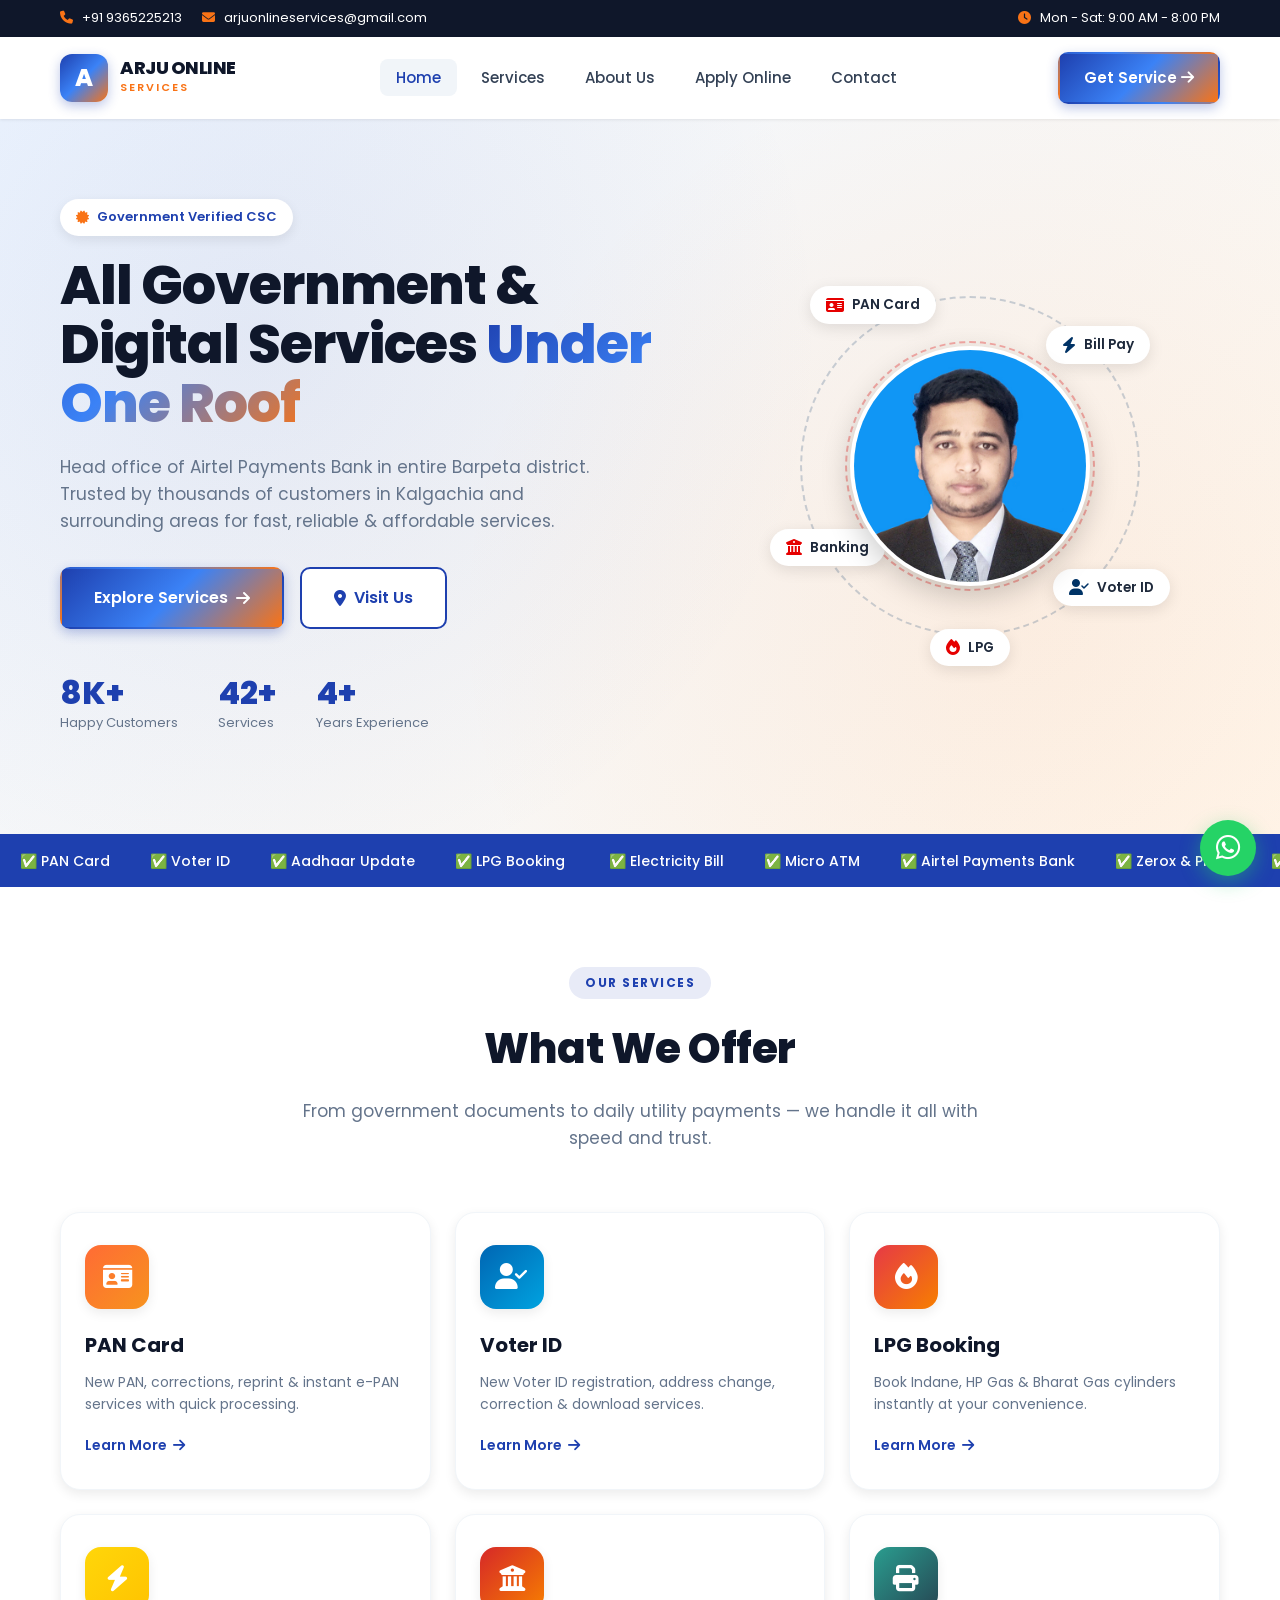
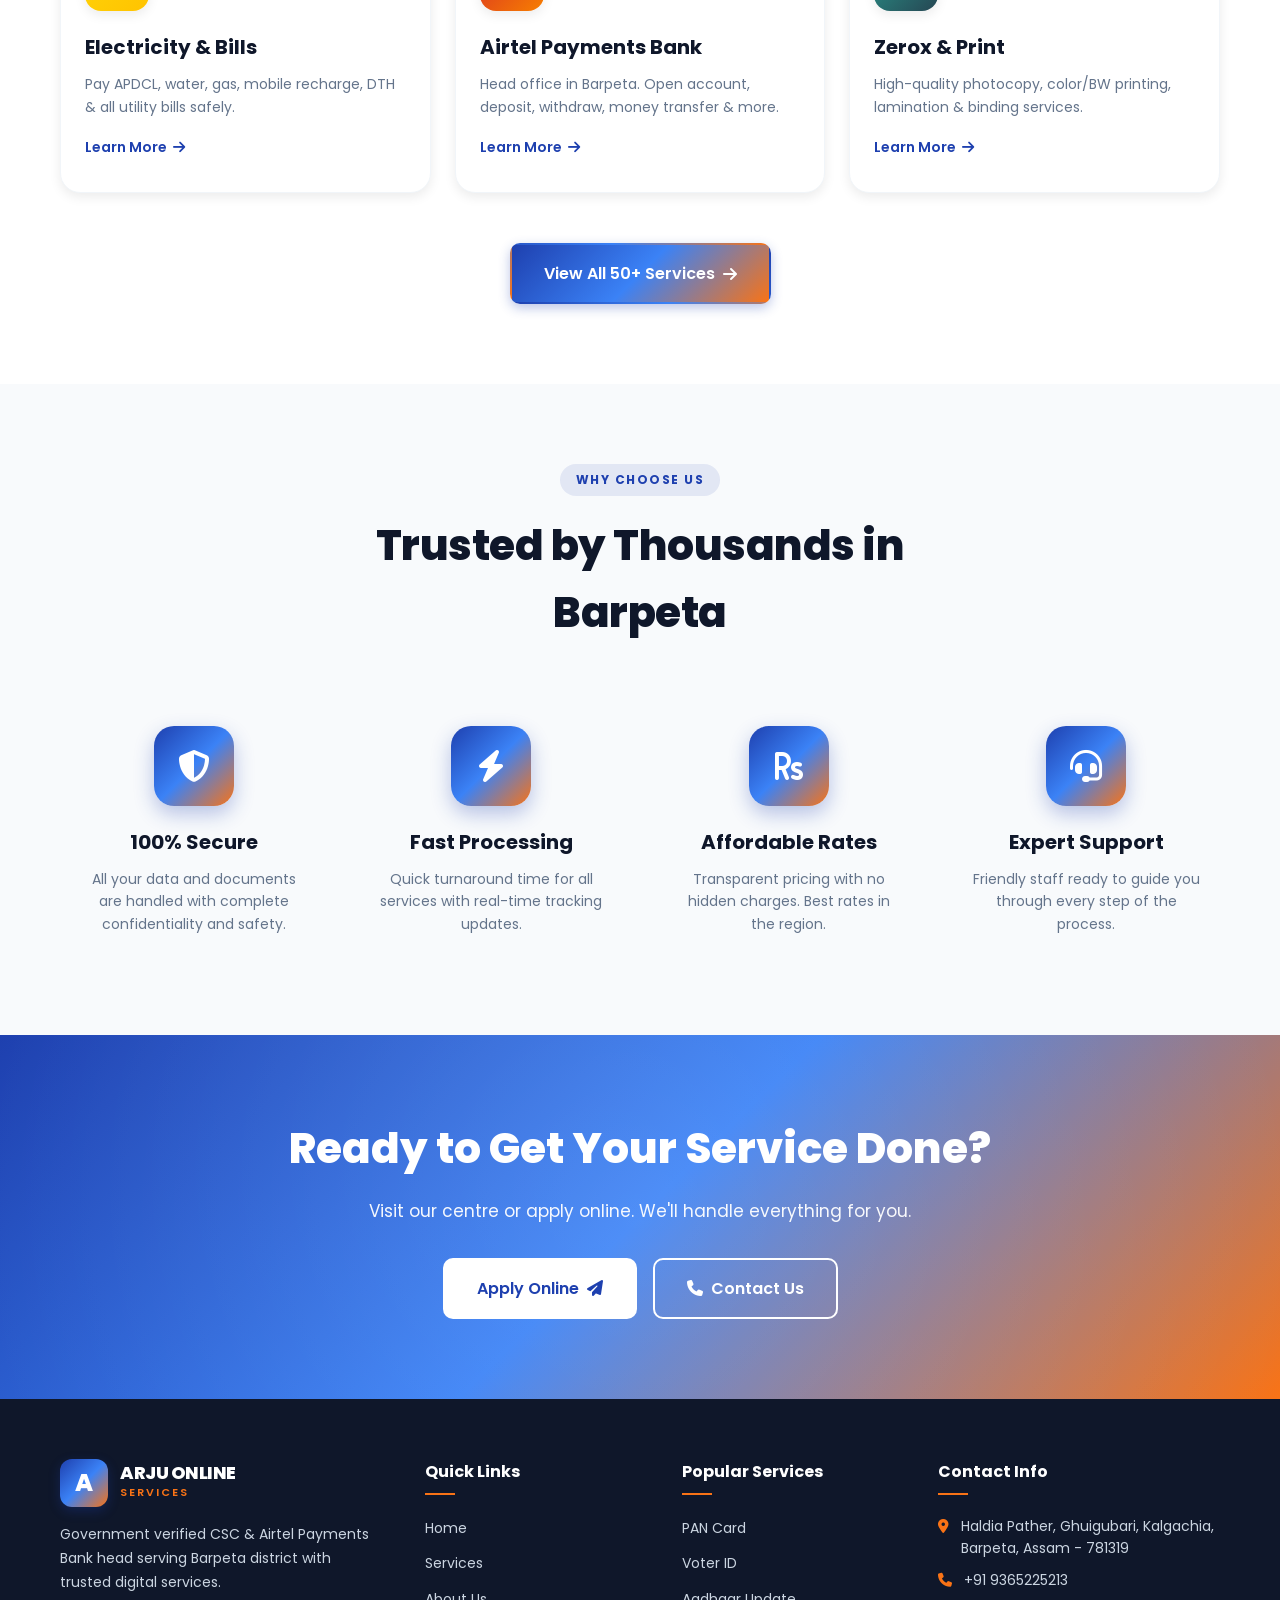
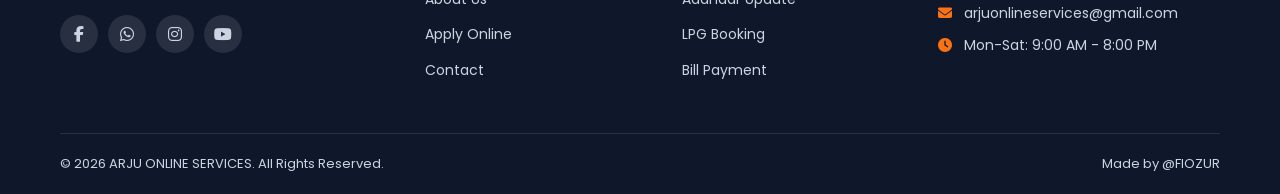
<file: index.html>
<!DOCTYPE html>
<html lang="en">
<head>
<meta charset="UTF-8" />
<meta name="viewport" content="width=device-width, initial-scale=1.0" />
<meta name="description" content="ARJU ONLINE SERVICES - Government Verified CSC & Airtel Payments Bank Head in Barpeta, Assam. All digital & government services under one roof." />
<meta name="keywords" content="CSC Barpeta, Airtel Payments Bank, PAN Card, Voter ID, LPG Booking, Bill Payment, Kalgachia, Assam CSC" />
<title>ARJU ONLINE SERVICES | CSC & Airtel Payments Bank - Barpeta, Assam</title>
<link rel="stylesheet" href="styles.css" />
<link rel="stylesheet" href="https://cdnjs.cloudflare.com/ajax/libs/font-awesome/6.5.1/css/all.min.css" />
<link rel="preconnect" href="https://fonts.googleapis.com">
<link rel="preconnect" href="https://fonts.gstatic.com" crossorigin>
<link href="https://fonts.googleapis.com/css2?family=Poppins:wght@300;400;500;600;700;800&family=Hind+Siliguri:wght@400;600;700&display=swap" rel="stylesheet">
</head>
<body>
<div class="top-bar">
  <div class="container top-bar-inner">
    <div class="top-left">
      <span><i class="fas fa-phone"></i> +91 9365225213</span>
      <span class="hide-mobile"><i class="fas fa-envelope"></i> arjuonlineservices@gmail.com</span>
    </div>
    <div class="top-right">
      <span><i class="fas fa-clock"></i> Mon - Sat: 9:00 AM - 8:00 PM</span>
    </div>
  </div>
</div>
<header class="header" id="header">
  <div class="container nav-container">
    <a href="index.html" class="logo">
      <div class="logo-icon">A</div>
      <div class="logo-text">
        <h1>ARJU ONLINE</h1>
        <p>SERVICES</p>
      </div>
    </a>
    <nav class="nav" id="nav">
      <ul class="nav-list">
        <li><a href="index.html" class="active">Home</a></li>
        <li><a href="services.html">Services</a></li>
        <li><a href="about.html">About Us</a></li>
        <li><a href="apply.html">Apply Online</a></li>
        <li><a href="contact.html">Contact</a></li>
      </ul>
    </nav>
    <a href="apply.html" class="btn btn-primary nav-cta hide-mobile">Get Service <i class="fas fa-arrow-right"></i></a>
    <button class="menu-toggle" id="menuToggle" aria-label="Toggle menu">
      <i class="fas fa-bars"></i>
    </button>
  </div>
</header>
<section class="hero">
  <div class="hero-bg"></div>
  <div class="container hero-content">
    <div class="hero-text">
      <span class="hero-badge"><i class="fas fa-certificate"></i> Government Verified CSC</span>
      <h2 class="hero-title">All Government & Digital Services <span class="text-gradient">Under One Roof</span></h2>
      <p class="hero-desc">Head office of Airtel Payments Bank in entire Barpeta district. Trusted by thousands of customers in Kalgachia and surrounding areas for fast, reliable & affordable services.</p>
      <div class="hero-buttons">
        <a href="services.html" class="btn btn-primary btn-lg">Explore Services <i class="fas fa-arrow-right"></i></a>
        <a href="contact.html" class="btn btn-outline btn-lg"><i class="fas fa-map-marker-alt"></i> Visit Us</a>
      </div>
      <div class="hero-stats">
        <div class="stat"><h3>10K+</h3><p>Happy Customers</p></div>
        <div class="stat"><h3>50+</h3><p>Services</p></div>
        <div class="stat"><h3>5+</h3><p>Years Experience</p></div>
      </div>
    </div>
            <div class="hero-image owner-orbit-section">
                <div class="orbit-ring ring-1"></div>
                <div class="orbit-ring ring-2"></div>
                <div class="center-profile">
                    <img src="images/profile.jpg" alt="Arju Online Services Owner" class="owner-img">
                </div>
                <div class="orbit-badge badge-pan"><i class="fas fa-id-card"></i> PAN Card</div>
                <div class="orbit-badge badge-bill"><i class="fas fa-bolt"></i> Bill Pay</div>
                <div class="orbit-badge badge-bank"><i class="fas fa-university"></i> Banking</div>
                <div class="orbit-badge badge-voter"><i class="fas fa-user-check"></i> Voter ID</div>
                <div class="orbit-badge badge-lpg"><i class="fas fa-fire"></i> LPG</div>
            </div>
  </div>
</section>
<div class="marquee">
  <div class="marquee-content">
    <span>✅ PAN Card</span><span>✅ Voter ID</span><span>✅ Aadhaar Update</span><span>✅ LPG Booking</span>
    <span>✅ Electricity Bill</span><span>✅ Micro ATM</span><span>✅ Airtel Payments Bank</span><span>✅ Zerox & Print</span>
    <span>✅ Ration Card</span><span>✅ Driving License</span><span>✅ Passport</span><span>✅ Ayushman Card</span>
    <span>✅ PAN Card</span><span>✅ Voter ID</span><span>✅ Aadhaar Update</span><span>✅ LPG Booking</span>
  </div>
</div>
<section class="section">
  <div class="container">
    <div class="section-header">
      <span class="section-tag">OUR SERVICES</span>
      <h2 class="section-title">What We Offer</h2>
      <p class="section-desc">From government documents to daily utility payments — we handle it all with speed and trust.</p>
    </div>
    <div class="services-grid">
      <div class="service-card">
        <div class="service-icon" style="background: linear-gradient(135deg, #ff6b35, #f7931e);"><i class="fas fa-id-card"></i></div>
        <h3>PAN Card</h3>
        <p>New PAN, corrections, reprint & instant e-PAN services with quick processing.</p>
        <a href="services.html" class="service-link">Learn More <i class="fas fa-arrow-right"></i></a>
      </div>
      <div class="service-card">
        <div class="service-icon" style="background: linear-gradient(135deg, #0066b3, #00a3e0);"><i class="fas fa-user-check"></i></div>
        <h3>Voter ID</h3>
        <p>New Voter ID registration, address change, correction & download services.</p>
        <a href="services.html" class="service-link">Learn More <i class="fas fa-arrow-right"></i></a>
      </div>
      <div class="service-card">
        <div class="service-icon" style="background: linear-gradient(135deg, #e63946, #f77f00);"><i class="fas fa-fire"></i></div>
        <h3>LPG Booking</h3>
        <p>Book Indane, HP Gas & Bharat Gas cylinders instantly at your convenience.</p>
        <a href="services.html" class="service-link">Learn More <i class="fas fa-arrow-right"></i></a>
      </div>
      <div class="service-card">
        <div class="service-icon" style="background: linear-gradient(135deg, #ffd60a, #ffc300);"><i class="fas fa-bolt"></i></div>
        <h3>Electricity & Bills</h3>
        <p>Pay APDCL, water, gas, mobile recharge, DTH & all utility bills safely.</p>
        <a href="services.html" class="service-link">Learn More <i class="fas fa-arrow-right"></i></a>
      </div>
      <div class="service-card">
        <div class="service-icon" style="background: linear-gradient(135deg, #d62828, #f77f00);"><i class="fas fa-university"></i></div>
        <h3>Airtel Payments Bank</h3>
        <p>Head office in Barpeta. Open account, deposit, withdraw, money transfer & more.</p>
        <a href="services.html" class="service-link">Learn More <i class="fas fa-arrow-right"></i></a>
      </div>
      <div class="service-card">
        <div class="service-icon" style="background: linear-gradient(135deg, #2a9d8f, #264653);"><i class="fas fa-print"></i></div>
        <h3>Zerox & Print</h3>
        <p>High-quality photocopy, color/BW printing, lamination & binding services.</p>
        <a href="services.html" class="service-link">Learn More <i class="fas fa-arrow-right"></i></a>
      </div>
    </div>
    <div class="center-action">
      <a href="services.html" class="btn btn-primary btn-lg">View All 50+ Services <i class="fas fa-arrow-right"></i></a>
    </div>
  </div>
</section>
<section class="section section-alt">
  <div class="container">
    <div class="section-header">
      <span class="section-tag">WHY CHOOSE US</span>
      <h2 class="section-title">Trusted by Thousands in Barpeta</h2>
    </div>
    <div class="features-grid">
      <div class="feature">
        <div class="feature-icon"><i class="fas fa-shield-alt"></i></div>
        <h3>100% Secure</h3>
        <p>All your data and documents are handled with complete confidentiality and safety.</p>
      </div>
      <div class="feature">
        <div class="feature-icon"><i class="fas fa-bolt"></i></div>
        <h3>Fast Processing</h3>
        <p>Quick turnaround time for all services with real-time tracking updates.</p>
      </div>
      <div class="feature">
        <div class="feature-icon"><i class="fas fa-rupee-sign"></i></div>
        <h3>Affordable Rates</h3>
        <p>Transparent pricing with no hidden charges. Best rates in the region.</p>
      </div>
      <div class="feature">
        <div class="feature-icon"><i class="fas fa-headset"></i></div>
        <h3>Expert Support</h3>
        <p>Friendly staff ready to guide you through every step of the process.</p>
      </div>
    </div>
  </div>
</section>
<section class="cta-section">
  <div class="container">
    <div class="cta-content">
      <h2>Ready to Get Your Service Done?</h2>
      <p>Visit our centre or apply online. We'll handle everything for you.</p>
      <div class="cta-buttons">
        <a href="apply.html" class="btn btn-light btn-lg">Apply Online <i class="fas fa-paper-plane"></i></a>
        <a href="contact.html" class="btn btn-outline-light btn-lg"><i class="fas fa-phone"></i> Contact Us</a>
      </div>
    </div>
  </div>
</section>
<footer class="footer">
  <div class="container">
    <div class="footer-grid">
      <div class="footer-col">
        <div class="footer-logo">
          <div class="logo-icon">A</div>
          <div class="logo-text"><h1>ARJU ONLINE</h1><p>SERVICES</p></div>
        </div>
        <p class="footer-about">Government verified CSC & Airtel Payments Bank head serving Barpeta district with trusted digital services.</p>
        <div class="social-links">
          <a href="#" aria-label="Facebook"><i class="fab fa-facebook-f"></i></a>
          <a href="#" aria-label="WhatsApp"><i class="fab fa-whatsapp"></i></a>
          <a href="#" aria-label="Instagram"><i class="fab fa-instagram"></i></a>
          <a href="#" aria-label="YouTube"><i class="fab fa-youtube"></i></a>
        </div>
      </div>
      <div class="footer-col">
        <h4>Quick Links</h4>
        <ul>
          <li><a href="index.html">Home</a></li>
          <li><a href="services.html">Services</a></li>
          <li><a href="about.html">About Us</a></li>
          <li><a href="apply.html">Apply Online</a></li>
          <li><a href="contact.html">Contact</a></li>
        </ul>
      </div>
      <div class="footer-col">
        <h4>Popular Services</h4>
        <ul>
          <li><a href="services.html">PAN Card</a></li>
          <li><a href="services.html">Voter ID</a></li>
          <li><a href="services.html">Aadhaar Update</a></li>
          <li><a href="services.html">LPG Booking</a></li>
          <li><a href="services.html">Bill Payment</a></li>
        </ul>
      </div>
      <div class="footer-col">
        <h4>Contact Info</h4>
        <ul class="contact-list">
          <li><i class="fas fa-map-marker-alt"></i> Haldia Pather, Ghuigubari, Kalgachia, Barpeta, Assam - 781319</li>
          <li><i class="fas fa-phone"></i> +91 9365225213</li>
          <li><i class="fas fa-envelope"></i> arjuonlineservices@gmail.com</li>
          <li><i class="fas fa-clock"></i> Mon-Sat: 9:00 AM - 8:00 PM</li>
        </ul>
      </div>
    </div>
    <div class="footer-bottom">
      <p>&copy; 2026 ARJU ONLINE SERVICES. All Rights Reserved.</p>
      <p>Made by <a href="https://instagram.com/fiozur">@FIOZUR</a></p>
    </div>
  </div>
</footer>
<a href="https://wa.me/919365225213" class="whatsapp-float" target="_blank" aria-label="WhatsApp">
  <i class="fab fa-whatsapp"></i>
</a>

<script src="script.js"></script>
   <!-- YES THIS SHIT IS HERE CAUSE I DON'T WANT TO FUXK UP MY ENTIRE style.css FOR THIS SHIT !-->   
  <style>
        .owner-orbit-section {
            position: relative;
            width: 100%;
            max-width: 400px;
            height: 400px;
            margin: 0 auto;
            display: flex;
            justify-content: center;
            align-items: center;
        }
        .orbit-ring {
            position: absolute;
            border-radius: 50%;
            border: 2px dashed rgba(230, 0, 0, 0.3); /* Airtel Red */
        }
        .ring-1 { width: 250px; height: 250px; animation: spin 20s linear infinite; }
        .ring-2 { width: 340px; height: 340px; border-color: rgba(0, 51, 102, 0.2); /* CSC Blue */ animation: spin 30s linear infinite reverse; }
        
        .center-profile {
            position: relative;
            z-index: 10;
            width: 240px;
            height: 240px;
            border-radius: 50%;
            overflow: hidden;
            box-shadow: 0 10px 30px rgba(0,0,0,0.2);
            border: 4px solid #fff;
            background: #fff;
        }
        .owner-img { width: 100%; height: 100%; object-fit: cover; }
        
        .orbit-badge {
            position: absolute;
            background: #fff;
            padding: 8px 16px;
            border-radius: 50px;
            box-shadow: 0 4px 15px rgba(0,0,0,0.1);
            font-size: 0.85rem;
            font-weight: 600;
            color: #1e293b;
            z-index: 5;
            display: flex;
            align-items: center;
            gap: 8px;
            animation: float 3s ease-in-out infinite;
        }
        .orbit-badge i { font-size: 1rem; }
        
        /* Badge Positions & Colors */
        .badge-pan { top: 5%; left: 10%; animation-delay: 0s; }
        .badge-pan i { color: #e60000; }
        .badge-bill { top: 15%; right: 5%; animation-delay: 0.5s; }
        .badge-bill i { color: #003366; }
        .badge-bank { bottom: 25%; left: 0%; animation-delay: 1s; }
        .badge-bank i { color: #e60000; }
        .badge-voter { bottom: 15%; right: 0%; animation-delay: 1.5s; }
        .badge-voter i { color: #003366; }
        .badge-lpg { bottom: 0%; left: 50%; transform: translateX(-50%); animation-delay: 2s; }
        .badge-lpg i { color: #e60000; }

        @keyframes spin { 100% { transform: rotate(360deg); } }
        @keyframes float { 0%, 100% { transform: translateY(0); } 50% { transform: translateY(-10px); } }

</body>
</html>
</file>
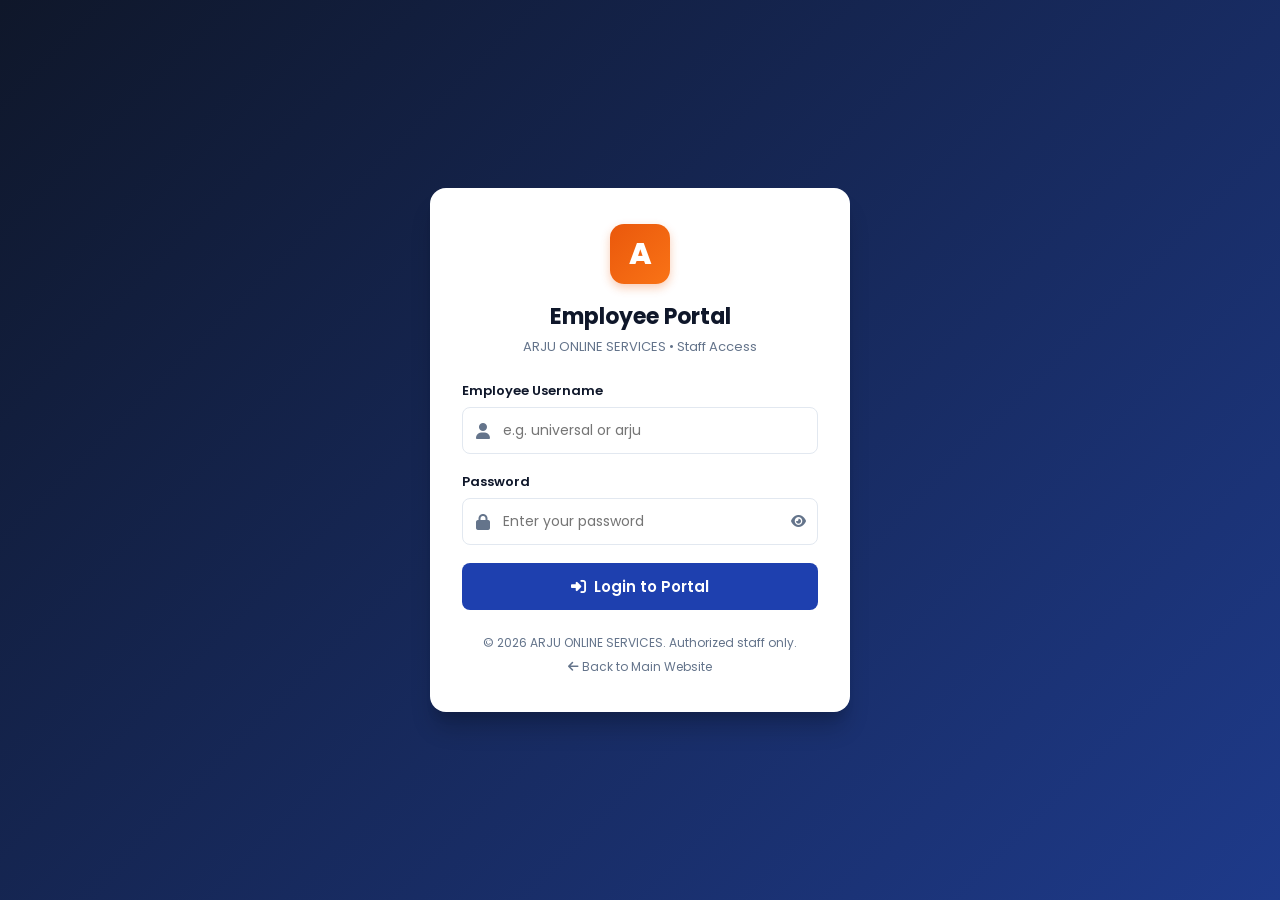
<file: admin/index.html>
<!DOCTYPE html>
<html lang="en">
<head>
  <meta charset="UTF-8" />
  <meta name="viewport" content="width=device-width, initial-scale=1.0" />
  <title>Admin Dashboard | ARJU ONLINE SERVICES</title>
  <link rel="stylesheet" href="admin.css" />
  <link rel="stylesheet" href="https://cdnjs.cloudflare.com/ajax/libs/font-awesome/6.5.1/css/all.min.css" />
  <link href="https://fonts.googleapis.com/css2?family=Poppins:wght@300;400;500;600;700;800&display=swap" rel="stylesheet" />
</head>
<body>

  <!-- Top Header -->
  <header class="admin-header">
    <div class="brand-wrap">
      <div class="brand-icon">A</div>
      <div class="brand-info">
        <h1>ARJU ONLINE SERVICES</h1>
        <span>Admin & Operations Portal</span>
      </div>
    </div>

    <div class="header-right">
      <div class="user-badge" id="userBadge">
        <i class="fas fa-user-circle"></i>
        <span>Logged in as: <strong id="currentUsername">...</strong></span>
      </div>
      <button class="btn-header" id="refreshBtn" title="Refresh Data">
        <i class="fas fa-sync-alt"></i> Refresh
      </button>
      <a href="../index.html" target="_blank" class="btn-header" title="View Public Website">
        <i class="fas fa-external-link-alt"></i> View Site
      </a>
      <button class="btn-header btn-logout" id="logoutBtn">
        <i class="fas fa-sign-out-alt"></i> Logout
      </button>
    </div>
  </header>

  <!-- Main Container -->
  <main class="admin-main">

    <!-- KPI Statistics -->
    <div class="stats-grid">
      <div class="stat-card">
        <div class="stat-info">
          <span>Total Applications</span>
          <h2 id="statTotal">0</h2>
        </div>
        <div class="stat-icon total"><i class="fas fa-file-alt"></i></div>
      </div>

      <div class="stat-card">
        <div class="stat-info">
          <span>Pending Review</span>
          <h2 id="statPending">0</h2>
        </div>
        <div class="stat-icon pending"><i class="fas fa-clock"></i></div>
      </div>

      <div class="stat-card">
        <div class="stat-info">
          <span>In Progress</span>
          <h2 id="statProgress">0</h2>
        </div>
        <div class="stat-icon progress"><i class="fas fa-tasks"></i></div>
      </div>

      <div class="stat-card">
        <div class="stat-info">
          <span>Completed</span>
          <h2 id="statCompleted">0</h2>
        </div>
        <div class="stat-icon completed"><i class="fas fa-check-circle"></i></div>
      </div>

      <div class="stat-card">
        <div class="stat-info">
          <span>Applied Today</span>
          <h2 id="statToday">0</h2>
        </div>
        <div class="stat-icon today"><i class="fas fa-calendar-day"></i></div>
      </div>
    </div>

    <!-- Navigation Tabs -->
    <div class="tab-nav">
      <button class="tab-btn active" data-tab="applications">
        <i class="fas fa-clipboard-list"></i> Service Applications
      </button>
      <button class="tab-btn" data-tab="contacts">
        <i class="fas fa-envelope"></i> Contact Inquiries (<span id="contactCountBadge">0</span>)
      </button>
      <button class="tab-btn" data-tab="logs">
        <i class="fas fa-history"></i> Activity Logs
      </button>
    </div>

    <!-- Applications Tab Content -->
    <section id="tabContentApplications">
      <!-- Toolbar & Filters -->
      <div class="toolbar-card">
        <div class="search-wrap">
          <i class="fas fa-search"></i>
          <input type="text" id="searchInput" class="search-input" placeholder="Search by name, phone number, or ID..." />
        </div>

        <div class="filter-group">
          <select id="statusFilter" class="filter-select">
            <option value="all">All Statuses</option>
            <option value="Pending">Pending</option>
            <option value="In Progress">In Progress</option>
            <option value="Completed">Completed</option>
            <option value="Rejected">Rejected</option>
          </select>

          <select id="serviceFilter" class="filter-select">
            <option value="all">All Services</option>
            <optgroup label="Government ID">
              <option>PAN Card - New</option>
              <option>PAN Card - Correction</option>
              <option>Voter ID - New</option>
              <option>Voter ID - Correction</option>
              <option>Aadhaar Update</option>
              <option>Aadhaar PVC Card</option>
              <option>Passport</option>
              <option>Driving License</option>
              <option>Ration Card</option>
              <option>Ayushman Bharat Card</option>
            </optgroup>
            <optgroup label="Banking">
              <option>Airtel Payments Bank - Account</option>
              <option>Micro ATM Service</option>
              <option>Money Transfer</option>
            </optgroup>
            <optgroup label="Bill Payment">
              <option>LPG Booking</option>
              <option>Electricity Bill</option>
              <option>Mobile Recharge</option>
            </optgroup>
            <optgroup label="Print & Others">
              <option>Online Form Filling</option>
              <option>ITR Filing</option>
              <option>GST Registration</option>
              <option>Other</option>
            </optgroup>
          </select>

          <button class="btn-action btn-export" id="exportBtn">
            <i class="fas fa-file-csv"></i> Export to CSV
          </button>
        </div>
      </div>

      <!-- Applications Table -->
      <div class="table-card">
        <div class="table-responsive">
          <table class="admin-table">
            <thead>
              <tr>
                <th>Ref ID</th>
                <th>Date & Time</th>
                <th>Applicant Name</th>
                <th>Contact Phone</th>
                <th>Service Requested</th>
                <th>Status</th>
                <th>Actions</th>
              </tr>
            </thead>
            <tbody id="applicationsTableBody">
              <tr>
                <td colspan="7" class="empty-state">
                  <i class="fas fa-spinner fa-spin"></i>
                  <p>Loading application data...</p>
                </td>
              </tr>
            </tbody>
          </table>
        </div>
      </div>
    </section>

    <!-- Contacts Tab Content -->
    <section id="tabContentContacts" style="display: none;">
      <div class="table-card">
        <div class="table-responsive">
          <table class="admin-table">
            <thead>
              <tr>
                <th>Date</th>
                <th>Name</th>
                <th>Phone</th>
                <th>Email</th>
                <th>Subject</th>
                <th>Message</th>
                <th>Actions</th>
              </tr>
            </thead>
            <tbody id="contactsTableBody">
              <tr>
                <td colspan="7" class="empty-state">
                  <i class="fas fa-spinner fa-spin"></i>
                  <p>Loading contact messages...</p>
                </td>
              </tr>
            </tbody>
          </table>
        </div>
      </div>
    </section>

    <!-- Logs Tab Content -->
    <section id="tabContentLogs" style="display: none;">
      <div class="table-card">
        <div class="table-responsive">
          <table class="admin-table">
            <thead>
              <tr>
                <th>Timestamp</th>
                <th>Employee</th>
                <th>Action</th>
                <th>Details</th>
              </tr>
            </thead>
            <tbody id="logsTableBody">
              <tr>
                <td colspan="4" class="empty-state">
                  <i class="fas fa-spinner fa-spin"></i>
                  <p>Loading logs...</p>
                </td>
              </tr>
            </tbody>
          </table>
        </div>
      </div>
    </section>

  </main>

  <!-- Application Detail Modal Drawer -->
  <div class="modal-overlay" id="appModal">
    <div class="modal-content">
      <div class="modal-header">
        <h3><i class="fas fa-id-card-alt text-primary"></i> Application Details</h3>
        <button class="modal-close" id="modalCloseBtn">&times;</button>
      </div>

      <div class="modal-body">
        <div class="detail-grid">
          <div class="detail-item">
            <span class="detail-label">Application ID</span>
            <span class="detail-value" id="modalAppId" style="color: var(--accent);">--</span>
          </div>
          <div class="detail-item">
            <span class="detail-label">Submitted On</span>
            <span class="detail-value" id="modalDate">--</span>
          </div>
          <div class="detail-item">
            <span class="detail-label">Full Name</span>
            <span class="detail-value" id="modalName">--</span>
          </div>
          <div class="detail-item">
            <span class="detail-label">Father's Name</span>
            <span class="detail-value" id="modalFather">--</span>
          </div>
          <div class="detail-item">
            <span class="detail-label">Phone Number</span>
            <span class="detail-value" id="modalPhone">--</span>
          </div>
          <div class="detail-item">
            <span class="detail-label">Alt Phone</span>
            <span class="detail-value" id="modalAltPhone">--</span>
          </div>
          <div class="detail-item">
            <span class="detail-label">Email</span>
            <span class="detail-value" id="modalEmail">--</span>
          </div>
          <div class="detail-item">
            <span class="detail-label">Date of Birth</span>
            <span class="detail-value" id="modalDob">--</span>
          </div>
          <div class="detail-item full">
            <span class="detail-label">Service Requested</span>
            <span class="detail-value" id="modalService" style="color: var(--primary); font-size: 16px;">--</span>
          </div>
          <div class="detail-item full">
            <span class="detail-label">Address</span>
            <span class="detail-value" id="modalAddress" style="font-weight: 400; background: #f8fafc; padding: 10px; border-radius: 6px; border: 1px solid #e2e8f0;">--</span>
          </div>
          <div class="detail-item full">
            <span class="detail-label">Customer Note / Message</span>
            <span class="detail-value" id="modalMessage" style="font-weight: 400; font-style: italic; color: #475569;">--</span>
          </div>
        </div>

        <hr style="border: none; border-top: 1px solid var(--border); margin: 20px 0;" />

        <!-- Employee Management Fields -->
        <div class="form-group-admin">
          <label for="modalStatusSelect"><i class="fas fa-tag"></i> Update Application Status</label>
          <select id="modalStatusSelect" class="admin-select">
            <option value="Pending">🟡 Pending Review</option>
            <option value="In Progress">🔵 In Progress / Verification</option>
            <option value="Completed">🟢 Completed / Delivered</option>
            <option value="Rejected">🔴 Rejected / Incomplete</option>
          </select>
        </div>

        <div class="form-group-admin">
          <label for="modalNotes"><i class="fas fa-sticky-note"></i> Internal Employee Notes (Staff Only)</label>
          <textarea id="modalNotes" class="admin-textarea" placeholder="e.g. Called customer, requested Aadhaar copy, documents submitted to portal..."></textarea>
        </div>
      </div>

      <div class="modal-footer">
        <div class="modal-actions-left">
          <a id="modalCallBtn" href="#" class="btn-action" style="background: #2563eb;">
            <i class="fas fa-phone"></i> Call
          </a>
          <a id="modalWaBtn" href="#" target="_blank" class="btn-action" style="background: #22c55e;">
            <i class="fab fa-whatsapp"></i> WhatsApp
          </a>
          <button id="modalPrintBtn" class="btn-action" style="background: #475569;">
            <i class="fas fa-print"></i> Print
          </button>
        </div>

        <div class="modal-actions-right">
          <button id="modalDeleteBtn" class="btn-action" style="background: #dc2626;">
            <i class="fas fa-trash"></i> Delete
          </button>
          <button id="modalSaveBtn" class="btn-action" style="background: #16a34a;">
            <i class="fas fa-save"></i> Save Changes
          </button>
        </div>
      </div>
    </div>
  </div>

  <script src="admin.js"></script>
</body>
</html>
</file>
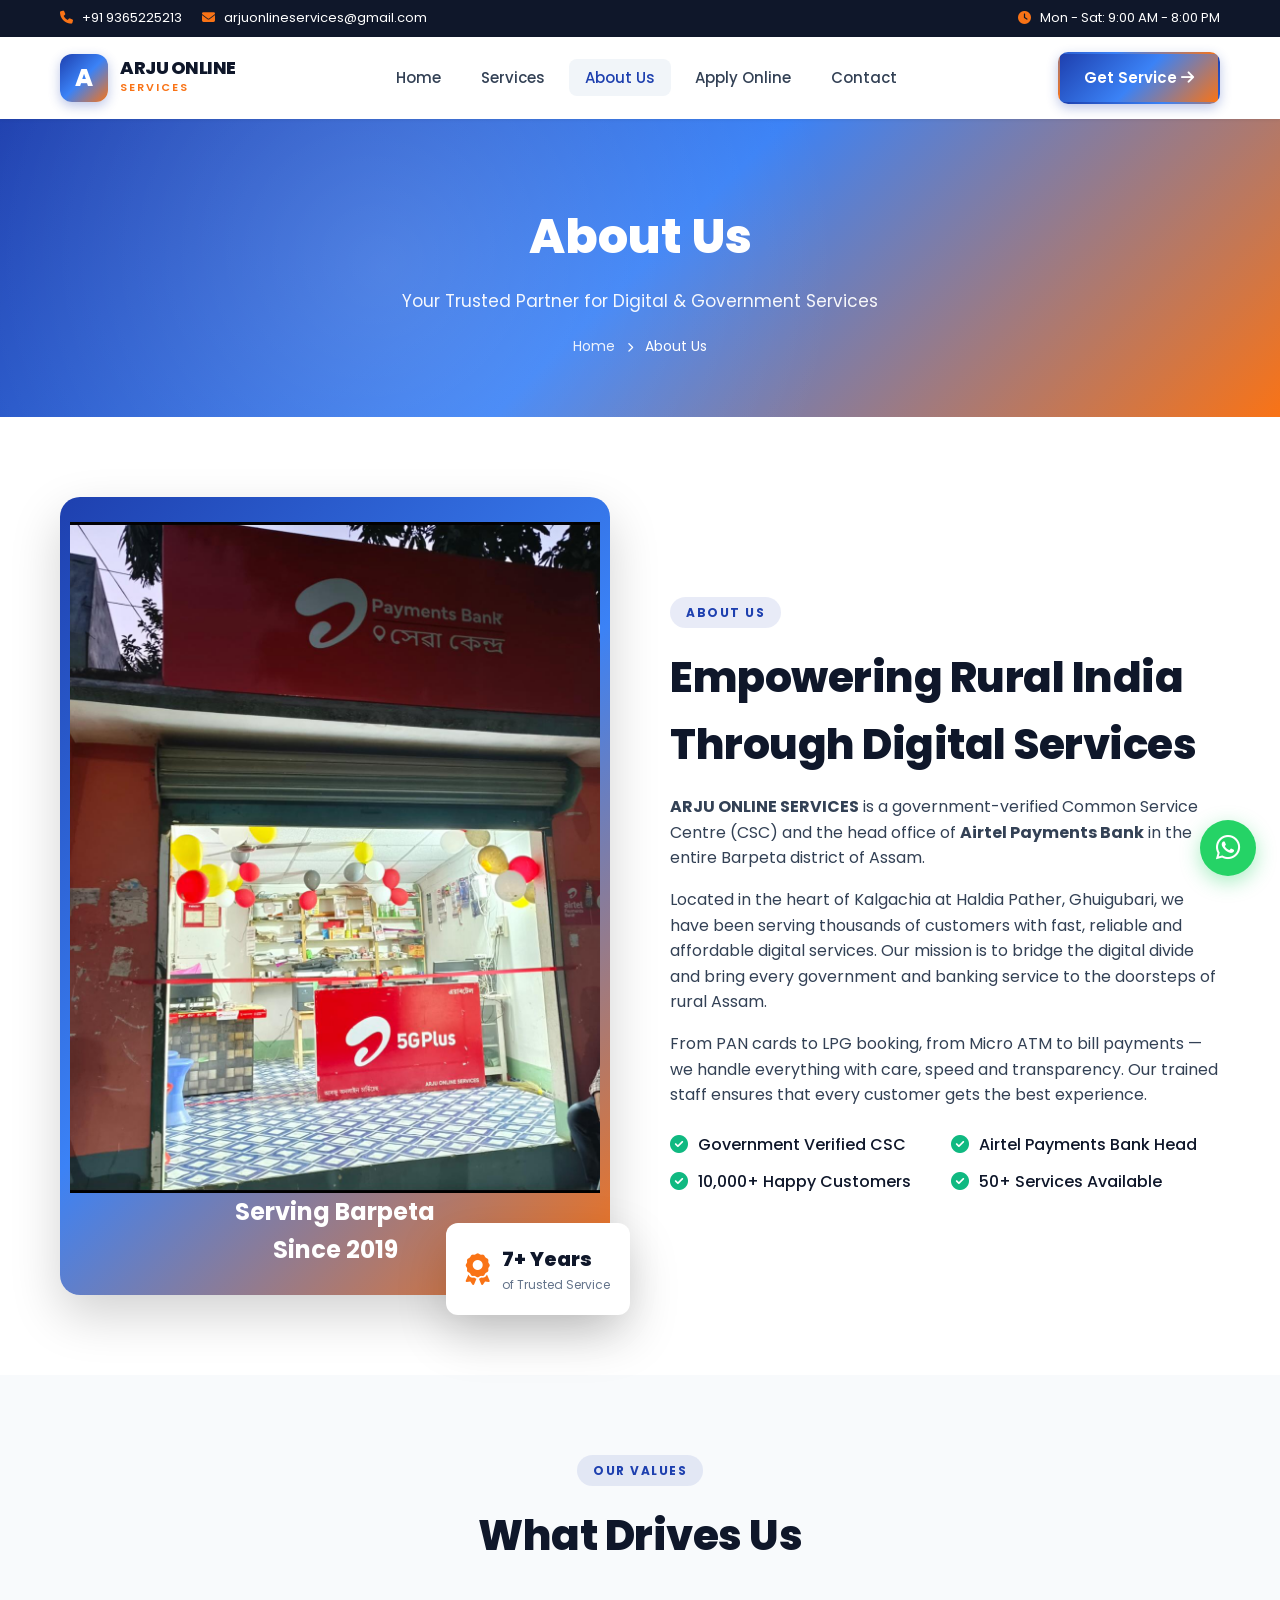
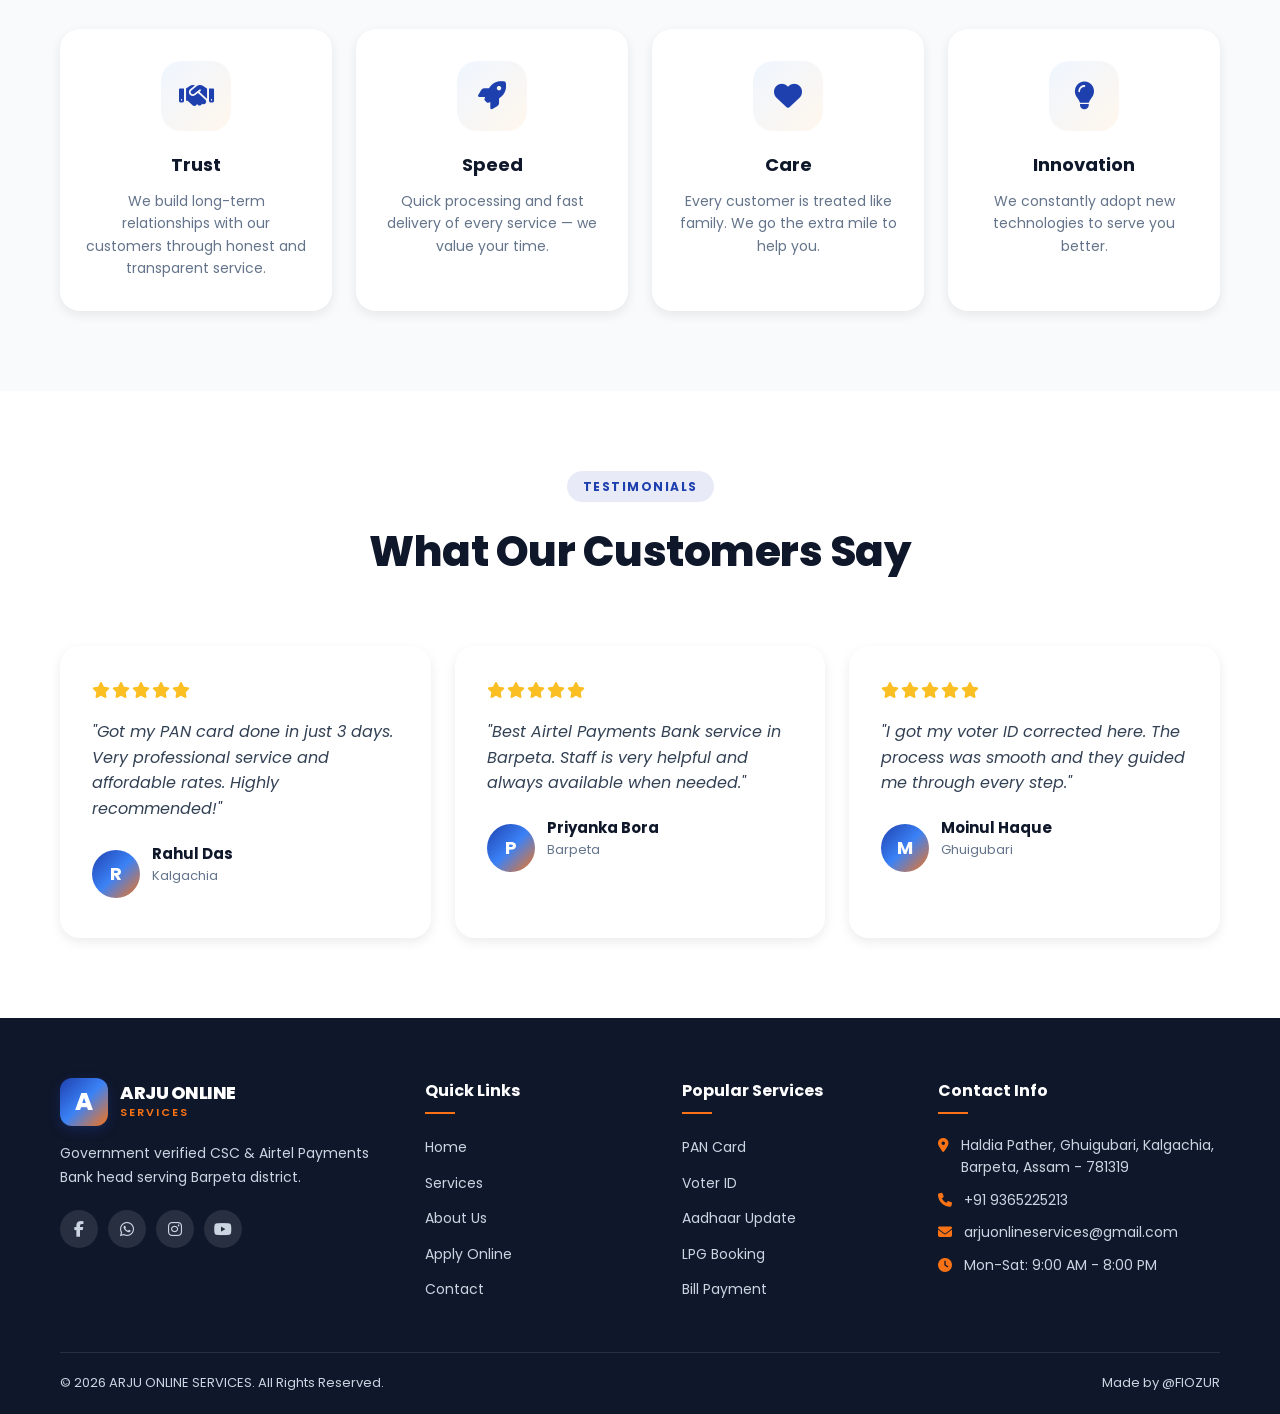
<file: about.html>
<!DOCTYPE html>
<html lang="en">
<head>
<meta charset="UTF-8" />
<meta name="viewport" content="width=device-width, initial-scale=1.0" />
<title>About Us | ARJU ONLINE SERVICES</title>
<link rel="stylesheet" href="styles.css" />
<link rel="stylesheet" href="https://cdnjs.cloudflare.com/ajax/libs/font-awesome/6.5.1/css/all.min.css" />
<link href="https://fonts.googleapis.com/css2?family=Poppins:wght@300;400;500;600;700;800&display=swap" rel="stylesheet">
</head>
<body>

<div class="top-bar">
  <div class="container top-bar-inner">
    <div class="top-left">
      <span><i class="fas fa-phone"></i> +91 9365225213</span>
      <span class="hide-mobile"><i class="fas fa-envelope"></i> arjuonlineservices@gmail.com</span>
    </div>
    <div class="top-right"><span><i class="fas fa-clock"></i> Mon - Sat: 9:00 AM - 8:00 PM</span></div>
  </div>
</div>

<header class="header" id="header">
  <div class="container nav-container">
    <a href="index.html" class="logo">
      <div class="logo-icon">A</div>
      <div class="logo-text"><h1>ARJU ONLINE</h1><p>SERVICES</p></div>
    </a>
    <nav class="nav" id="nav">
      <ul class="nav-list">
        <li><a href="index.html">Home</a></li>
        <li><a href="services.html">Services</a></li>
        <li><a href="about.html" class="active">About Us</a></li>
        <li><a href="apply.html">Apply Online</a></li>
        <li><a href="contact.html">Contact</a></li>
      </ul>
    </nav>
    <a href="apply.html" class="btn btn-primary nav-cta hide-mobile">Get Service <i class="fas fa-arrow-right"></i></a>
    <button class="menu-toggle" id="menuToggle"><i class="fas fa-bars"></i></button>
  </div>
</header>

<section class="page-header">
  <div class="container">
    <h1>About Us</h1>
    <p>Your Trusted Partner for Digital & Government Services</p>
    <div class="breadcrumb">
      <a href="index.html">Home</a> <i class="fas fa-chevron-right"></i> <span>About Us</span>
    </div>
  </div>
</section>

<section class="section">
  <div class="container">
    <div class="about-grid">
      <div class="about-image">
        <div class="about-img-box">
          <div class="about-badge"><i class="fas fa-award"></i><div><h4>7+ Years</h4><p>of Trusted Service</p></div></div>
          <div class="about-visual">
    <img src="images/about.jpeg" alt="About Us" class="about-visual-img">
    <h3>Serving Barpeta<br>Since 2019</h3>
</div>
        </div>
      </div>
      <div class="about-content">
        <span class="section-tag">ABOUT US</span>
        <h2 class="section-title" style="text-align:left;">Empowering Rural India Through Digital Services</h2>
        <p><strong>ARJU ONLINE SERVICES</strong> is a government-verified Common Service Centre (CSC) and the head office of <strong>Airtel Payments Bank</strong> in the entire Barpeta district of Assam.</p>
        <p>Located in the heart of Kalgachia at Haldia Pather, Ghuigubari, we have been serving thousands of customers with fast, reliable and affordable digital services. Our mission is to bridge the digital divide and bring every government and banking service to the doorsteps of rural Assam.</p>
        <p>From PAN cards to LPG booking, from Micro ATM to bill payments — we handle everything with care, speed and transparency. Our trained staff ensures that every customer gets the best experience.</p>
        <div class="about-checklist">
          <div><i class="fas fa-check-circle"></i> Government Verified CSC</div>
          <div><i class="fas fa-check-circle"></i> Airtel Payments Bank Head</div>
          <div><i class="fas fa-check-circle"></i> 10,000+ Happy Customers</div>
          <div><i class="fas fa-check-circle"></i> 50+ Services Available</div>
        </div>
      </div>
    </div>
  </div>
</section>

<section class="section section-alt">
  <div class="container">
    <div class="section-header">
      <span class="section-tag">OUR VALUES</span>
      <h2 class="section-title">What Drives Us</h2>
    </div>
    <div class="values-grid">
      <div class="value-card">
        <div class="value-icon"><i class="fas fa-handshake"></i></div>
        <h3>Trust</h3>
        <p>We build long-term relationships with our customers through honest and transparent service.</p>
      </div>
      <div class="value-card">
        <div class="value-icon"><i class="fas fa-rocket"></i></div>
        <h3>Speed</h3>
        <p>Quick processing and fast delivery of every service — we value your time.</p>
      </div>
      <div class="value-card">
        <div class="value-icon"><i class="fas fa-heart"></i></div>
        <h3>Care</h3>
        <p>Every customer is treated like family. We go the extra mile to help you.</p>
      </div>
      <div class="value-card">
        <div class="value-icon"><i class="fas fa-lightbulb"></i></div>
        <h3>Innovation</h3>
        <p>We constantly adopt new technologies to serve you better.</p>
      </div>
    </div>
  </div>
</section>

<section class="section">
  <div class="container">
    <div class="section-header">
      <span class="section-tag">TESTIMONIALS</span>
      <h2 class="section-title">What Our Customers Say</h2>
    </div>
    <div class="testimonials-grid">
      <div class="testimonial">
        <div class="stars"><i class="fas fa-star"></i><i class="fas fa-star"></i><i class="fas fa-star"></i><i class="fas fa-star"></i><i class="fas fa-star"></i></div>
        <p>"Got my PAN card done in just 3 days. Very professional service and affordable rates. Highly recommended!"</p>
        <div class="testimonial-author">
          <div class="author-avatar">R</div>
          <div><h4>Rahul Das</h4><p>Kalgachia</p></div>
        </div>
      </div>
      <div class="testimonial">
        <div class="stars"><i class="fas fa-star"></i><i class="fas fa-star"></i><i class="fas fa-star"></i><i class="fas fa-star"></i><i class="fas fa-star"></i></div>
        <p>"Best Airtel Payments Bank service in Barpeta. Staff is very helpful and always available when needed."</p>
        <div class="testimonial-author">
          <div class="author-avatar">P</div>
          <div><h4>Priyanka Bora</h4><p>Barpeta</p></div>
        </div>
      </div>
      <div class="testimonial">
        <div class="stars"><i class="fas fa-star"></i><i class="fas fa-star"></i><i class="fas fa-star"></i><i class="fas fa-star"></i><i class="fas fa-star"></i></div>
        <p>"I got my voter ID corrected here. The process was smooth and they guided me through every step."</p>
        <div class="testimonial-author">
          <div class="author-avatar">M</div>
          <div><h4>Moinul Haque</h4><p>Ghuigubari</p></div>
        </div>
      </div>
    </div>
  </div>
</section>

<footer class="footer">
  <div class="container">
    <div class="footer-grid">
      <div class="footer-col">
        <div class="footer-logo"><div class="logo-icon">A</div><div class="logo-text"><h1>ARJU ONLINE</h1><p>SERVICES</p></div></div>
        <p class="footer-about">Government verified CSC & Airtel Payments Bank head serving Barpeta district.</p>
        <div class="social-links">
          <a href="#"><i class="fab fa-facebook-f"></i></a>
          <a href="#"><i class="fab fa-whatsapp"></i></a>
          <a href="#"><i class="fab fa-instagram"></i></a>
          <a href="#"><i class="fab fa-youtube"></i></a>
        </div>
      </div>
      <div class="footer-col">
        <h4>Quick Links</h4>
        <ul>
          <li><a href="index.html">Home</a></li>
          <li><a href="services.html">Services</a></li>
          <li><a href="about.html">About Us</a></li>
          <li><a href="apply.html">Apply Online</a></li>
          <li><a href="contact.html">Contact</a></li>
        </ul>
      </div>
      <div class="footer-col">
        <h4>Popular Services</h4>
        <ul>
          <li><a href="services.html">PAN Card</a></li>
          <li><a href="services.html">Voter ID</a></li>
          <li><a href="services.html">Aadhaar Update</a></li>
          <li><a href="services.html">LPG Booking</a></li>
          <li><a href="services.html">Bill Payment</a></li>
        </ul>
      </div>
      <div class="footer-col">
        <h4>Contact Info</h4>
        <ul class="contact-list">
          <li><i class="fas fa-map-marker-alt"></i> Haldia Pather, Ghuigubari, Kalgachia, Barpeta, Assam - 781319</li>
          <li><i class="fas fa-phone"></i> +91 9365225213</li>
          <li><i class="fas fa-envelope"></i> arjuonlineservices@gmail.com</li>
          <li><i class="fas fa-clock"></i> Mon-Sat: 9:00 AM - 8:00 PM</li>
        </ul>
      </div>
    </div>
    <div class="footer-bottom">
      <p>&copy; 2026 ARJU ONLINE SERVICES. All Rights Reserved.</p>
            <p>Made by <a href="https://instagram.com/fiozur">@FIOZUR</a></p>
    </div>
  </div>
</footer>
<a href="https://wa.me/919365225213" class="whatsapp-float" target="_blank"><i class="fab fa-whatsapp"></i></a>
<script src="script.js"></script>
</body>
</html>
</file>
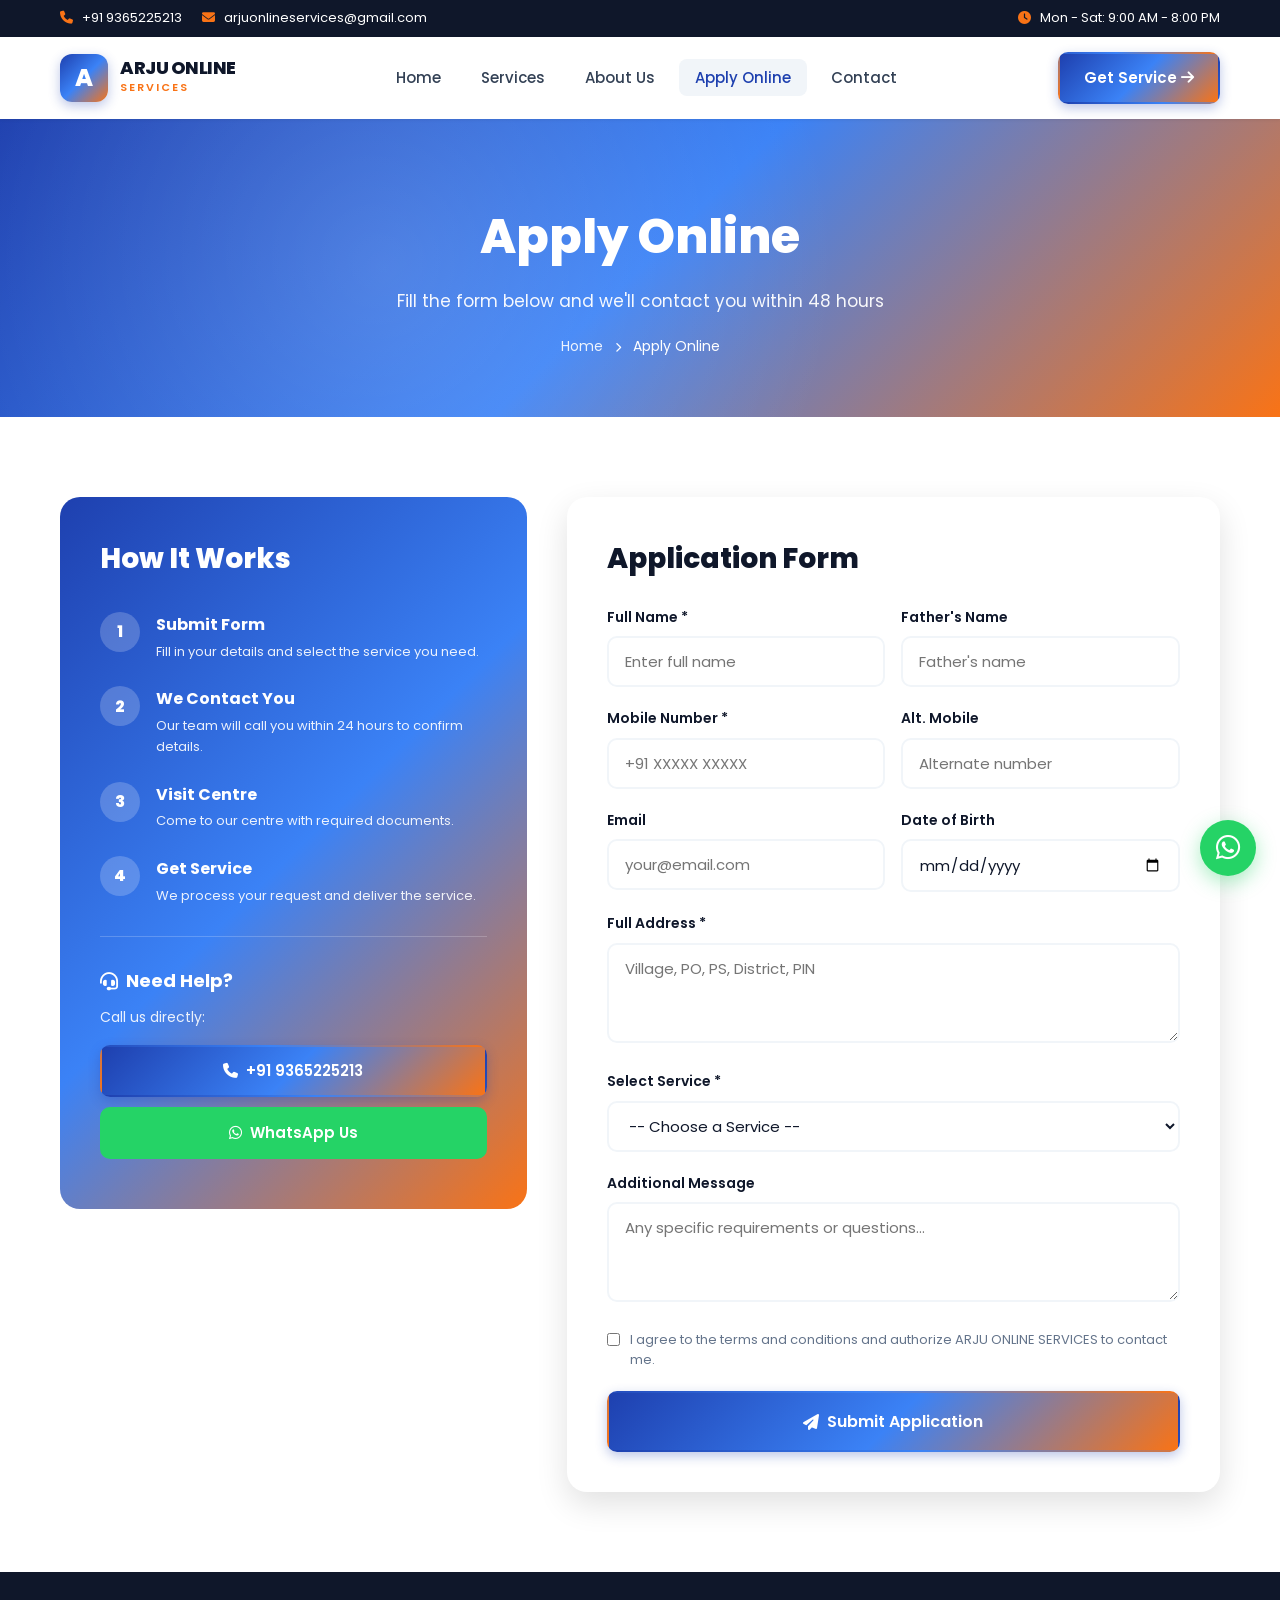
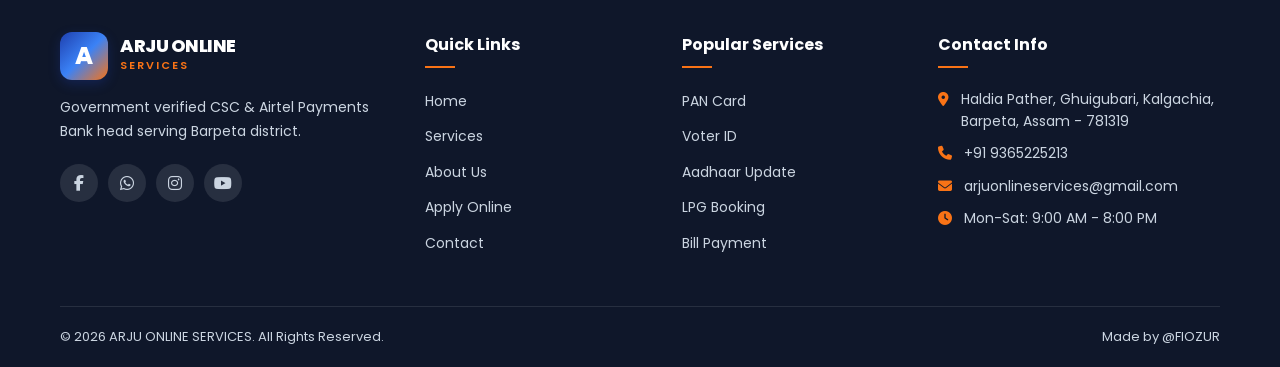
<file: apply.html>
<!DOCTYPE html>
<html lang="en">
<head>
<meta charset="UTF-8" />
<meta name="viewport" content="width=device-width, initial-scale=1.0" />
<title>Apply Online | ARJU ONLINE SERVICES</title>
<link rel="stylesheet" href="styles.css" />
<link rel="stylesheet" href="https://cdnjs.cloudflare.com/ajax/libs/font-awesome/6.5.1/css/all.min.css" />
<link href="https://fonts.googleapis.com/css2?family=Poppins:wght@300;400;500;600;700;800&display=swap" rel="stylesheet">
</head>
<body>

<div class="top-bar">
  <div class="container top-bar-inner">
    <div class="top-left">
      <span><i class="fas fa-phone"></i> +91 9365225213</span>
      <span class="hide-mobile"><i class="fas fa-envelope"></i> arjuonlineservices@gmail.com</span>
    </div>
    <div class="top-right"><span><i class="fas fa-clock"></i> Mon - Sat: 9:00 AM - 8:00 PM</span></div>
  </div>
</div>

<header class="header" id="header">
  <div class="container nav-container">
    <a href="index.html" class="logo">
      <div class="logo-icon">A</div>
      <div class="logo-text"><h1>ARJU ONLINE</h1><p>SERVICES</p></div>
    </a>
    <nav class="nav" id="nav">
      <ul class="nav-list">
        <li><a href="index.html">Home</a></li>
        <li><a href="services.html">Services</a></li>
        <li><a href="about.html">About Us</a></li>
        <li><a href="apply.html" class="active">Apply Online</a></li>
        <li><a href="contact.html">Contact</a></li>
      </ul>
    </nav>
    <a href="apply.html" class="btn btn-primary nav-cta hide-mobile">Get Service <i class="fas fa-arrow-right"></i></a>
    <button class="menu-toggle" id="menuToggle"><i class="fas fa-bars"></i></button>
  </div>
</header>

<section class="page-header">
  <div class="container">
    <h1>Apply Online</h1>
    <p>Fill the form below and we'll contact you within 48 hours</p>
    <div class="breadcrumb">
      <a href="index.html">Home</a> <i class="fas fa-chevron-right"></i> <span>Apply Online</span>
    </div>
  </div>
</section>

<section class="section">
  <div class="container">
    <div class="apply-wrapper">
      <div class="apply-info">
        <h2>How It Works</h2>
        <div class="step"><div class="step-num">1</div><div><h4>Submit Form</h4><p>Fill in your details and select the service you need.</p></div></div>
        <div class="step"><div class="step-num">2</div><div><h4>We Contact You</h4><p>Our team will call you within 24 hours to confirm details.</p></div></div>
        <div class="step"><div class="step-num">3</div><div><h4>Visit Centre</h4><p>Come to our centre with required documents.</p></div></div>
        <div class="step"><div class="step-num">4</div><div><h4>Get Service</h4><p>We process your request and deliver the service.</p></div></div>

        <div class="apply-help">
          <h4><i class="fas fa-headset"></i> Need Help?</h4>
          <p>Call us directly:</p>
          <a href="tel:+919365225213" class="btn btn-primary btn-block"><i class="fas fa-phone"></i> +91 9365225213</a>
          <a href="https://wa.me/919365225213" class="btn btn-whatsapp btn-block"><i class="fab fa-whatsapp"></i> WhatsApp Us</a>
        </div>
      </div>

      <div class="apply-form-wrap">
        <h2>Application Form</h2>
        <form class="apply-form" id="applyForm">
          <!-- Anti-Spam Bot Honeypot (hidden from humans) -->
          <div style="display:none !important;" aria-hidden="true">
            <input type="text" name="_hp" tabindex="-1" autocomplete="off" />
          </div>
          <div class="form-row">
            <div class="form-group">
              <label>Full Name *</label>
              <input type="text" name="name" required maxlength="100" placeholder="Enter full name" />
            </div>
            <div class="form-group">
              <label>Father's Name</label>
              <input type="text" name="father" maxlength="100" placeholder="Father's name" />
            </div>
          </div>
          <div class="form-row">
            <div class="form-group">
              <label>Mobile Number *</label>
              <input type="tel" name="phone" required placeholder="+91 XXXXX XXXXX" />
            </div>
            <div class="form-group">
              <label>Alt. Mobile</label>
              <input type="tel" name="altPhone" placeholder="Alternate number" />
            </div>
          </div>
          <div class="form-row">
            <div class="form-group">
              <label>Email</label>
              <input type="email" name="email" placeholder="your@email.com" />
            </div>
            <div class="form-group">
              <label>Date of Birth</label>
              <input type="date" name="dob" />
            </div>
          </div>
          <div class="form-group">
            <label>Full Address *</label>
            <textarea name="address" rows="2" required placeholder="Village, PO, PS, District, PIN"></textarea>
          </div>
          <div class="form-group">
            <label>Select Service *</label>
            <select name="service" required>
              <option value="">-- Choose a Service --</option>
              <optgroup label="Government ID">
                <option>PAN Card - New</option>
                <option>PAN Card - Correction</option>
                <option>Voter ID - New</option>
                <option>Voter ID - Correction</option>
                <option>Aadhaar Update</option>
                <option>Aadhaar PVC Card</option>
                <option>Passport</option>
                <option>Driving License</option>
                <option>Ration Card</option>
                <option>Birth Certificate</option>
                <option>Death Certificate</option>
                <option>Marriage Certificate</option>
                <option>Income Certificate</option>
                <option>Caste Certificate</option>
                <option>Domicile Certificate</option>
                <option>Ayushman Bharat Card</option>
              </optgroup>
              <optgroup label="Banking">
                <option>Airtel Payments Bank - Account</option>
                <option>Micro ATM Service</option>
                <option>Money Transfer</option>
                <option>Fixed Deposit</option>
              </optgroup>
              <optgroup label="Bill Payment">
                <option>LPG Booking</option>
                <option>Electricity Bill</option>
                <option>Water Bill</option>
                <option>Mobile Recharge</option>
                <option>DTH Recharge</option>
                <option>Broadband Bill</option>
              </optgroup>
              <optgroup label="Print & Others">
                <option>Photocopy / Zerox</option>
                <option>Print & Scan</option>
                <option>Passport Photo</option>
                <option>Lamination</option>
                <option>Online Form Filling</option>
                <option>ITR Filing</option>
                <option>GST Registration</option>
                <option>Other (specify in message)</option>
              </optgroup>
            </select>
          </div>
          <div class="form-group">
            <label>Additional Message</label>
            <textarea name="message" rows="3" placeholder="Any specific requirements or questions..."></textarea>
          </div>
          <div class="form-check">
            <input type="checkbox" id="terms" required />
            <label for="terms">I agree to the terms and conditions and authorize ARJU ONLINE SERVICES to contact me.</label>
          </div>
          <button type="submit" class="btn btn-primary btn-lg btn-block">
            <i class="fas fa-paper-plane"></i> Submit Application
          </button>
        </form>
      </div>
    </div>
  </div>
</section>

<footer class="footer">
  <div class="container">
    <div class="footer-grid">
      <div class="footer-col">
        <div class="footer-logo"><div class="logo-icon">A</div><div class="logo-text"><h1>ARJU ONLINE</h1><p>SERVICES</p></div></div>
        <p class="footer-about">Government verified CSC & Airtel Payments Bank head serving Barpeta district.</p>
        <div class="social-links">
          <a href="#"><i class="fab fa-facebook-f"></i></a>
          <a href="#"><i class="fab fa-whatsapp"></i></a>
          <a href="#"><i class="fab fa-instagram"></i></a>
          <a href="#"><i class="fab fa-youtube"></i></a>
        </div>
      </div>
      <div class="footer-col">
        <h4>Quick Links</h4>
        <ul>
          <li><a href="index.html">Home</a></li>
          <li><a href="services.html">Services</a></li>
          <li><a href="about.html">About Us</a></li>
          <li><a href="apply.html">Apply Online</a></li>
          <li><a href="contact.html">Contact</a></li>
        </ul>
      </div>
      <div class="footer-col">
        <h4>Popular Services</h4>
        <ul>
          <li><a href="services.html">PAN Card</a></li>
          <li><a href="services.html">Voter ID</a></li>
          <li><a href="services.html">Aadhaar Update</a></li>
          <li><a href="services.html">LPG Booking</a></li>
          <li><a href="services.html">Bill Payment</a></li>
        </ul>
      </div>
      <div class="footer-col">
        <h4>Contact Info</h4>
        <ul class="contact-list">
          <li><i class="fas fa-map-marker-alt"></i> Haldia Pather, Ghuigubari, Kalgachia, Barpeta, Assam - 781319</li>
          <li><i class="fas fa-phone"></i> +91 9365225213</li>
          <li><i class="fas fa-envelope"></i> arjuonlineservices@gmail.com</li>
          <li><i class="fas fa-clock"></i> Mon-Sat: 9:00 AM - 8:00 PM</li>
        </ul>
      </div>
    </div>
    <div class="footer-bottom">
      <p>&copy; 2026 ARJU ONLINE SERVICES. All Rights Reserved.</p>
            <p>Made by <a href="https://instagram.com/fiozur">@FIOZUR</a></p>
    </div>
  </div>
</footer>

<a href="https://wa.me/919365225213" class="whatsapp-float" target="_blank"><i class="fab fa-whatsapp"></i></a>
<script src="script.js"></script>
</body>
</html>
</file>
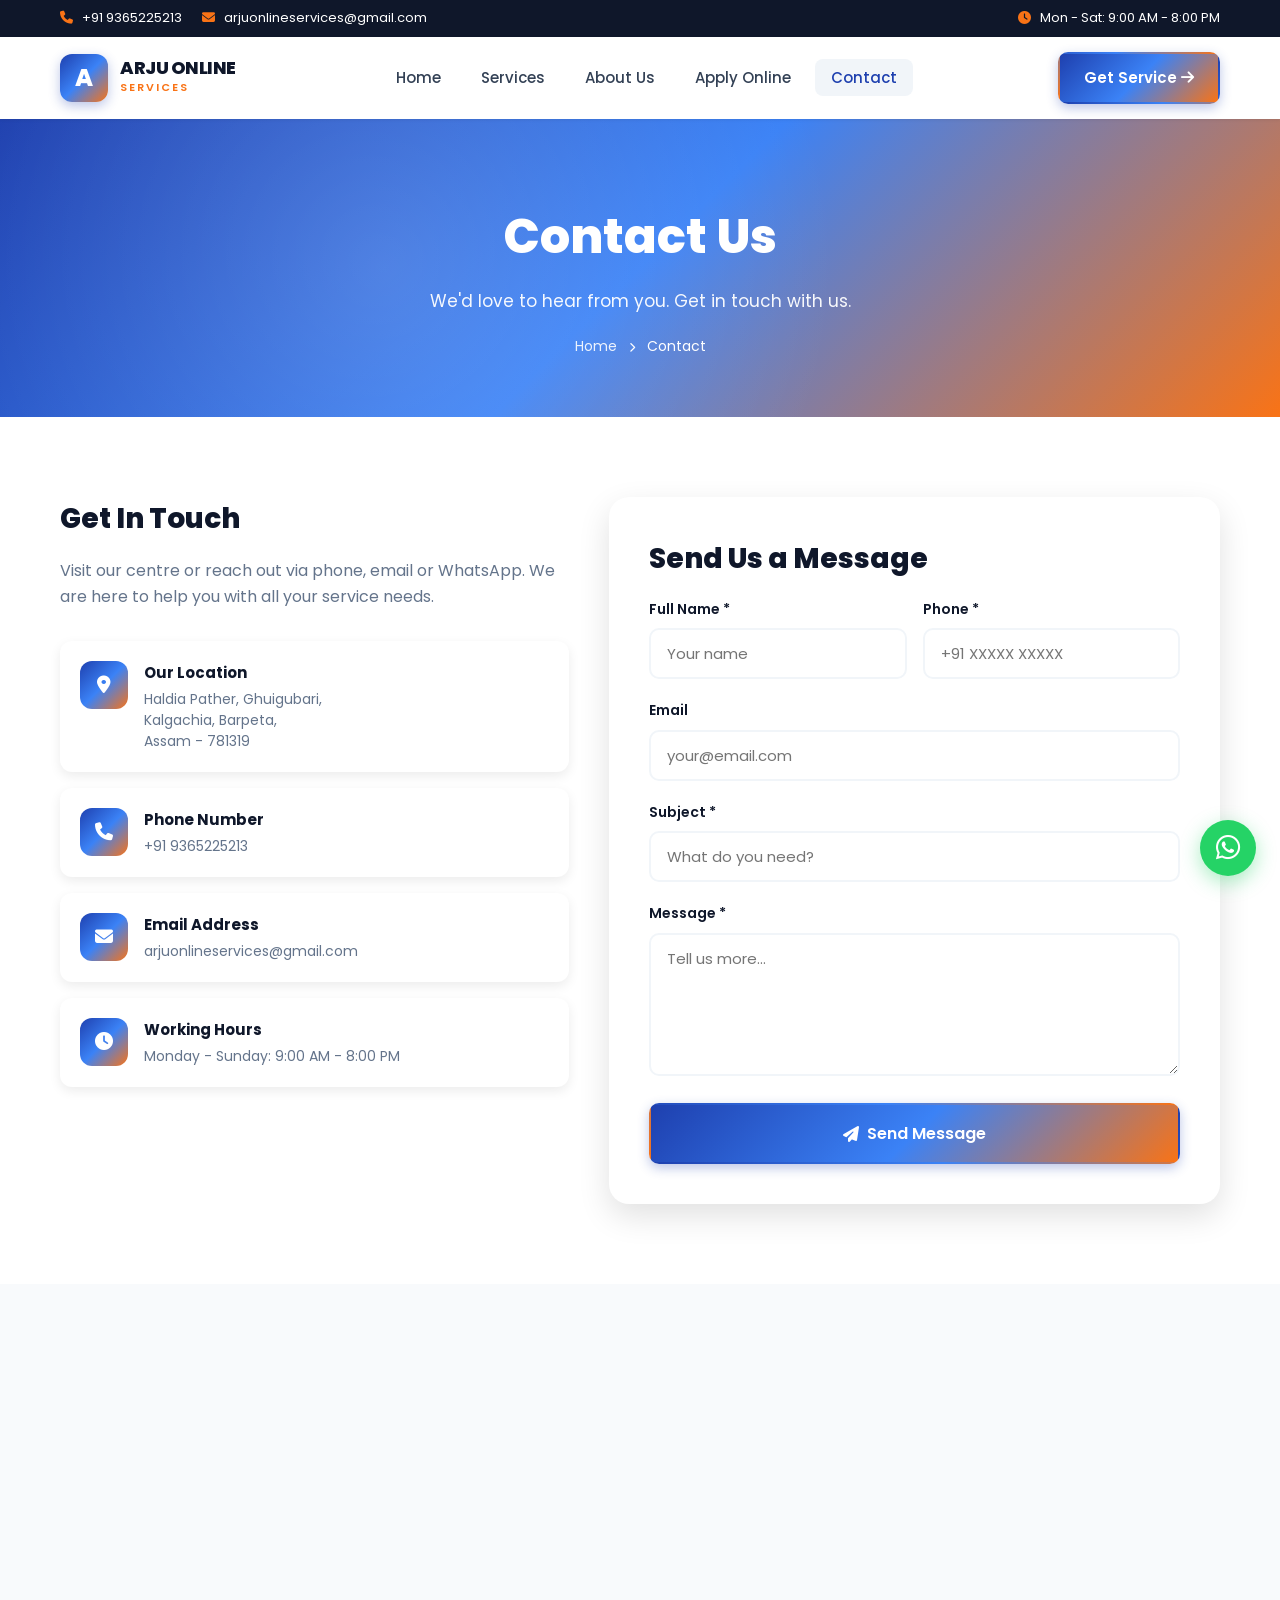
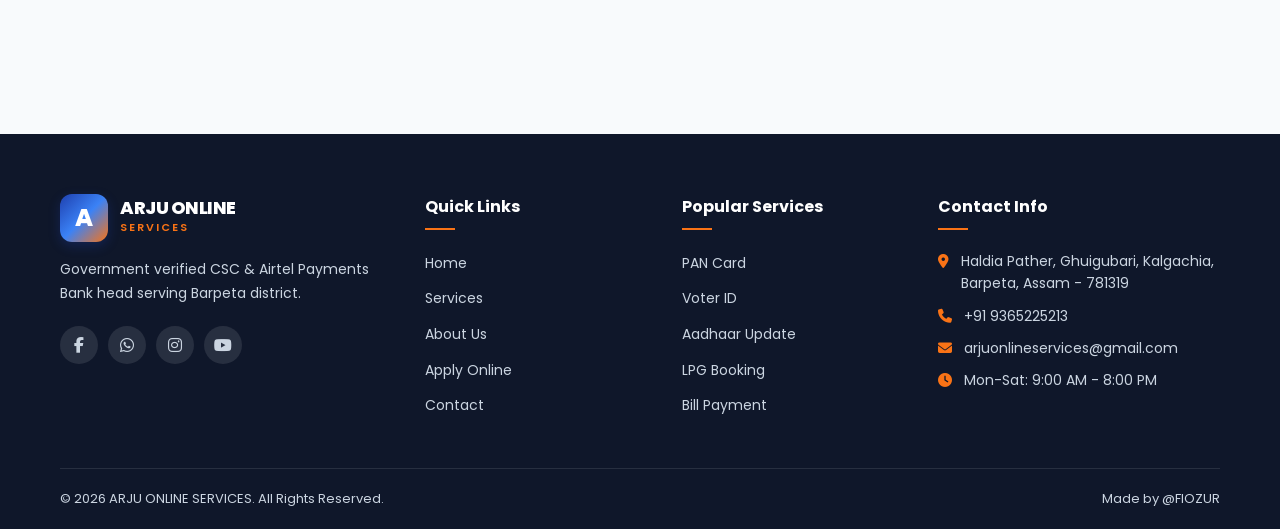
<file: contact.html>
<!DOCTYPE html>
<html lang="en">
<head>
<meta charset="UTF-8" />
<meta name="viewport" content="width=device-width, initial-scale=1.0" />
<title>Contact Us | ARJU ONLINE SERVICES</title>
<link rel="stylesheet" href="styles.css" />
<link rel="stylesheet" href="https://cdnjs.cloudflare.com/ajax/libs/font-awesome/6.5.1/css/all.min.css" />
<link href="https://fonts.googleapis.com/css2?family=Poppins:wght@300;400;500;600;700;800&display=swap" rel="stylesheet">
</head>
<body>

<div class="top-bar">
  <div class="container top-bar-inner">
    <div class="top-left">
      <span><i class="fas fa-phone"></i> +91 9365225213</span>
      <span class="hide-mobile"><i class="fas fa-envelope"></i> arjuonlineservices@gmail.com</span>
    </div>
    <div class="top-right"><span><i class="fas fa-clock"></i> Mon - Sat: 9:00 AM - 8:00 PM</span></div>
  </div>
</div>

<header class="header" id="header">
  <div class="container nav-container">
    <a href="index.html" class="logo">
      <div class="logo-icon">A</div>
      <div class="logo-text"><h1>ARJU ONLINE</h1><p>SERVICES</p></div>
    </a>
    <nav class="nav" id="nav">
      <ul class="nav-list">
        <li><a href="index.html">Home</a></li>
        <li><a href="services.html">Services</a></li>
        <li><a href="about.html">About Us</a></li>
        <li><a href="apply.html">Apply Online</a></li>
        <li><a href="contact.html" class="active">Contact</a></li>
      </ul>
    </nav>
    <a href="apply.html" class="btn btn-primary nav-cta hide-mobile">Get Service <i class="fas fa-arrow-right"></i></a>
    <button class="menu-toggle" id="menuToggle"><i class="fas fa-bars"></i></button>
  </div>
</header>

<section class="page-header">
  <div class="container">
    <h1>Contact Us</h1>
    <p>We'd love to hear from you. Get in touch with us.</p>
    <div class="breadcrumb">
      <a href="index.html">Home</a> <i class="fas fa-chevron-right"></i> <span>Contact</span>
    </div>
  </div>
</section>

<section class="section">
  <div class="container">
    <div class="contact-grid">
      <div class="contact-info">
        <h2>Get In Touch</h2>
        <p>Visit our centre or reach out via phone, email or WhatsApp. We are here to help you with all your service needs.</p>
        
        <div class="info-card">
          <div class="info-icon"><i class="fas fa-map-marker-alt"></i></div>
          <div>
            <h4>Our Location</h4>
            <p>Haldia Pather, Ghuigubari,<br/>Kalgachia, Barpeta,<br/>Assam - 781319</p>
          </div>
        </div>
        <div class="info-card">
          <div class="info-icon"><i class="fas fa-phone"></i></div>
          <div>
            <h4>Phone Number</h4>
            <p>+91 9365225213</p>
          </div>
        </div>
        <div class="info-card">
          <div class="info-icon"><i class="fas fa-envelope"></i></div>
          <div>
            <h4>Email Address</h4>
            <p>arjuonlineservices@gmail.com</p>
          </div>
        </div>
        <div class="info-card">
          <div class="info-icon"><i class="fas fa-clock"></i></div>
          <div>
            <h4>Working Hours</h4>
            <p>Monday - Sunday: 9:00 AM - 8:00 PM</p>
          </div>
        </div>
      </div>

      <div class="contact-form-wrap">
        <h2>Send Us a Message</h2>
        <form class="contact-form" id="contactForm">
          <!-- Anti-Spam Bot Honeypot (hidden from humans) -->
          <div style="display:none !important;" aria-hidden="true">
            <input type="text" name="_hp" tabindex="-1" autocomplete="off" />
          </div>
          <div class="form-row">
            <div class="form-group">
              <label>Full Name *</label>
              <input type="text" name="name" required maxlength="100" placeholder="Your name" />
            </div>
            <div class="form-group">
              <label>Phone *</label>
              <input type="tel" name="phone" required maxlength="25" placeholder="+91 XXXXX XXXXX" />
            </div>
          </div>
          <div class="form-group">
            <label>Email</label>
            <input type="email" name="email" placeholder="your@email.com" />
          </div>
          <div class="form-group">
            <label>Subject *</label>
            <input type="text" name="subject" required placeholder="What do you need?" />
          </div>
          <div class="form-group">
            <label>Message *</label>
            <textarea name="message" rows="5" required placeholder="Tell us more..."></textarea>
          </div>
          <button type="submit" class="btn btn-primary btn-lg btn-block">
            <i class="fas fa-paper-plane"></i> Send Message
          </button>
        </form>
      </div>
    </div>
  </div>
</section>

<section class="section section-alt" style="padding: 0;">
  <div class="map-container">
    <iframe
      src="https://www.google.com/maps/embed?pb=!1m18!1m12!1m3!1d14392.5!2d90.8624972!3d26.4016703!2m3!1f0!2f0!3f0!3m2!1i1024!2i768!4f13.1!3m3!1m2!1s0x3759a08ed3f18dcf%3A0xe1b1d517d00b7b40!2sMill+Ghar+Bazar!5e0!3m2!1sen!2sin!4v1700000000000"
      width="100%" height="450" style="border:0;" allowfullscreen="" loading="lazy"
      referrerpolicy="no-referrer-when-downgrade" title="Mill Ghar Bazar Location"></iframe>
  </div>
</section>


<footer class="footer">
  <div class="container">
    <div class="footer-grid">
      <div class="footer-col">
        <div class="footer-logo"><div class="logo-icon">A</div><div class="logo-text"><h1>ARJU ONLINE</h1><p>SERVICES</p></div></div>
        <p class="footer-about">Government verified CSC & Airtel Payments Bank head serving Barpeta district.</p>
        <div class="social-links">
          <a href="#"><i class="fab fa-facebook-f"></i></a>
          <a href="#"><i class="fab fa-whatsapp"></i></a>
          <a href="#"><i class="fab fa-instagram"></i></a>
          <a href="#"><i class="fab fa-youtube"></i></a>
        </div>
      </div>
      <div class="footer-col">
        <h4>Quick Links</h4>
        <ul>
          <li><a href="index.html">Home</a></li>
          <li><a href="services.html">Services</a></li>
          <li><a href="about.html">About Us</a></li>
          <li><a href="apply.html">Apply Online</a></li>
          <li><a href="contact.html">Contact</a></li>
        </ul>
      </div>
      <div class="footer-col">
        <h4>Popular Services</h4>
        <ul>
          <li><a href="services.html">PAN Card</a></li>
          <li><a href="services.html">Voter ID</a></li>
          <li><a href="services.html">Aadhaar Update</a></li>
          <li><a href="services.html">LPG Booking</a></li>
          <li><a href="services.html">Bill Payment</a></li>
        </ul>
      </div>
      <div class="footer-col">
        <h4>Contact Info</h4>
        <ul class="contact-list">
          <li><i class="fas fa-map-marker-alt"></i> Haldia Pather, Ghuigubari, Kalgachia, Barpeta, Assam - 781319</li>
          <li><i class="fas fa-phone"></i> +91 9365225213</li>
          <li><i class="fas fa-envelope"></i> arjuonlineservices@gmail.com</li>
          <li><i class="fas fa-clock"></i> Mon-Sat: 9:00 AM - 8:00 PM</li>
        </ul>
      </div>
    </div>
    <div class="footer-bottom">
      <p>&copy; 2026 ARJU ONLINE SERVICES. All Rights Reserved.</p>
            <p>Made by <a href="https://instagram.com/fiozur">@FIOZUR</a></p>
    </div>
  </div>
</footer>

<a href="https://wa.me/919365225213" class="whatsapp-float" target="_blank"><i class="fab fa-whatsapp"></i></a>
<script src="script.js"></script>
</body>
</html>
</file>
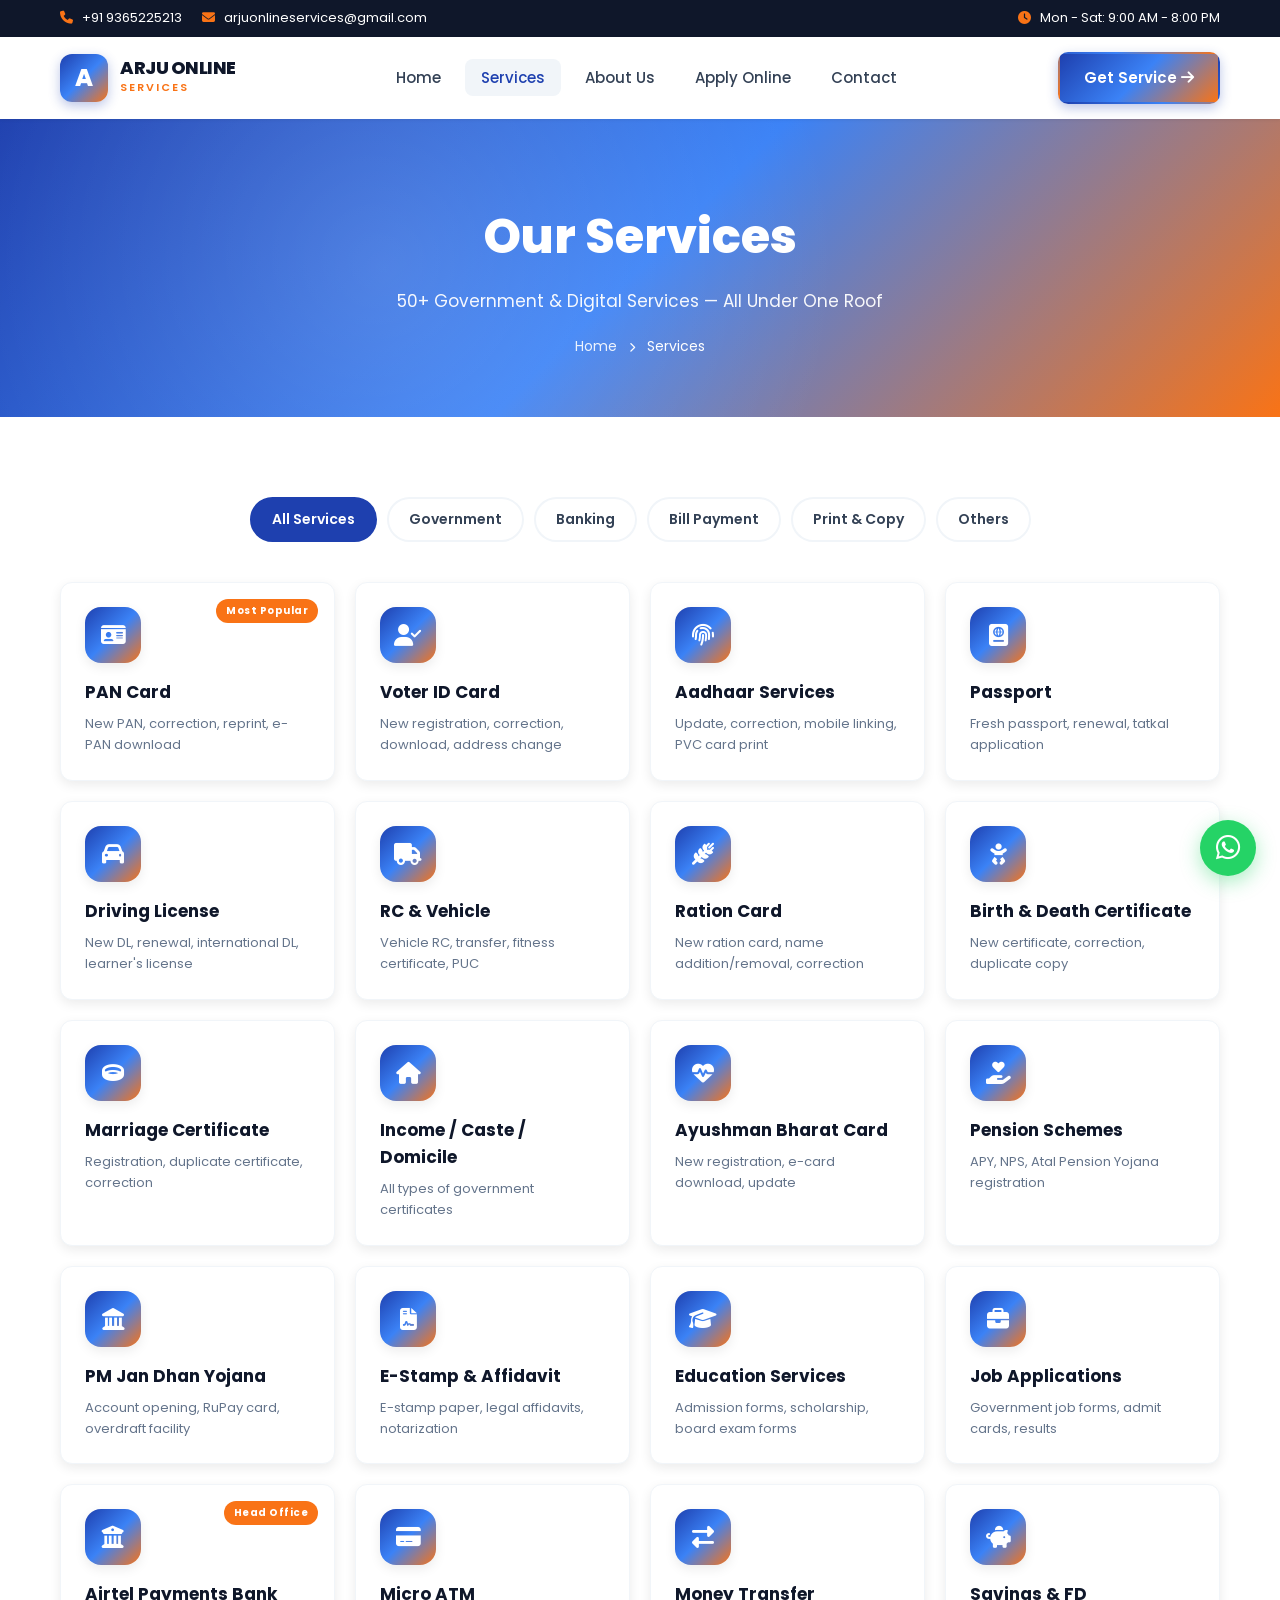
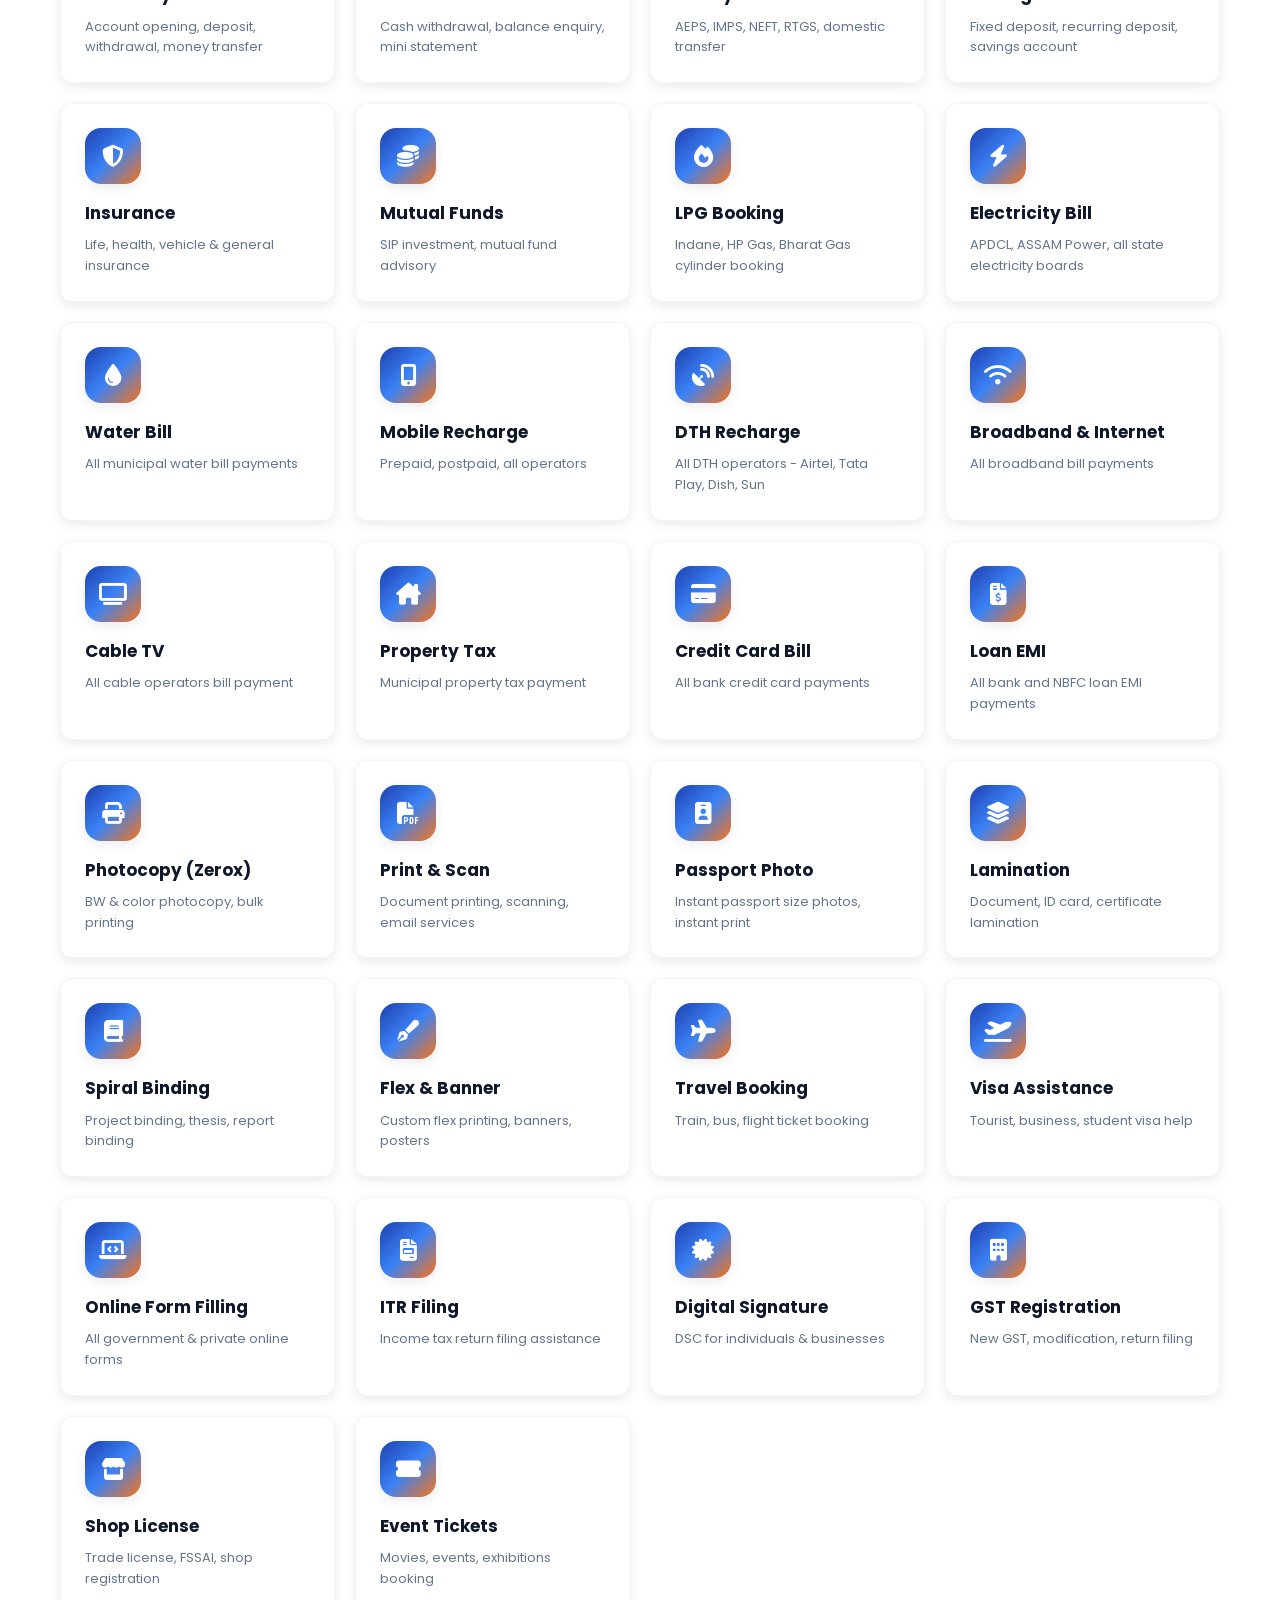
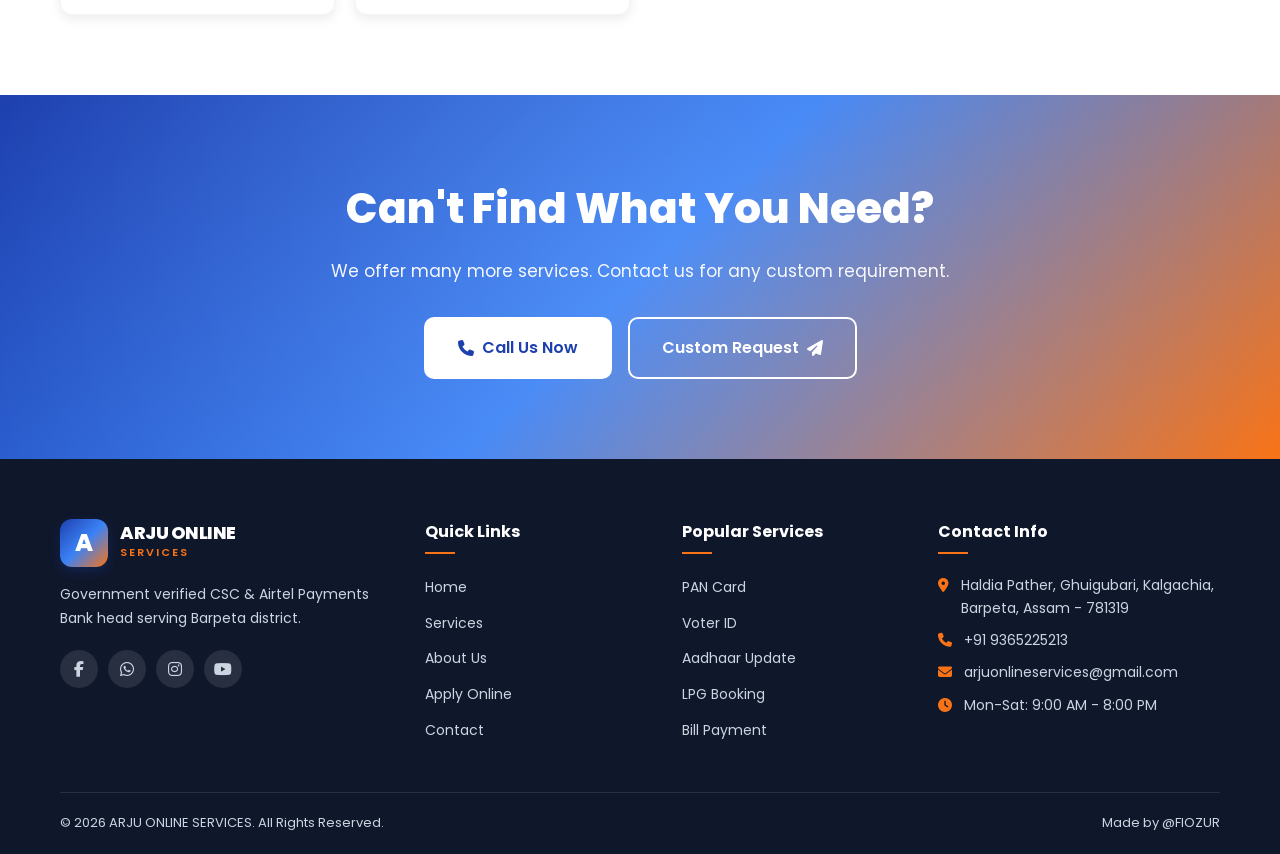
<file: services.html>
<!DOCTYPE html>
<html lang="en">
<head>
<meta charset="UTF-8" />
<meta name="viewport" content="width=device-width, initial-scale=1.0" />
<title>Our Services | ARJU ONLINE SERVICES</title>
<meta name="description" content="Complete list of 50+ services offered by ARJU ONLINE SERVICES - CSC, Banking, Government Documents, Bill Payments, Printing and more." />
<link rel="stylesheet" href="styles.css" />
<link rel="stylesheet" href="https://cdnjs.cloudflare.com/ajax/libs/font-awesome/6.5.1/css/all.min.css" />
<link href="https://fonts.googleapis.com/css2?family=Poppins:wght@300;400;500;600;700;800&display=swap" rel="stylesheet">
</head>
<body>

<div class="top-bar">
  <div class="container top-bar-inner">
    <div class="top-left">
      <span><i class="fas fa-phone"></i> +91 9365225213</span>
      <span class="hide-mobile"><i class="fas fa-envelope"></i> arjuonlineservices@gmail.com</span>
    </div>
    <div class="top-right">
      <span><i class="fas fa-clock"></i> Mon - Sat: 9:00 AM - 8:00 PM</span>
    </div>
  </div>
</div>

<header class="header" id="header">
  <div class="container nav-container">
    <a href="index.html" class="logo">
      <div class="logo-icon">A</div>
      <div class="logo-text"><h1>ARJU ONLINE</h1><p>SERVICES</p></div>
    </a>
    <nav class="nav" id="nav">
      <ul class="nav-list">
        <li><a href="index.html">Home</a></li>
        <li><a href="services.html" class="active">Services</a></li>
        <li><a href="about.html">About Us</a></li>
        <li><a href="apply.html">Apply Online</a></li>
        <li><a href="contact.html">Contact</a></li>
      </ul>
    </nav>
    <a href="apply.html" class="btn btn-primary nav-cta hide-mobile">Get Service <i class="fas fa-arrow-right"></i></a>
    <button class="menu-toggle" id="menuToggle" aria-label="Toggle menu"><i class="fas fa-bars"></i></button>
  </div>
</header>

<!-- Page Header -->
<section class="page-header">
  <div class="container">
    <h1>Our Services</h1>
    <p>50+ Government & Digital Services — All Under One Roof</p>
    <div class="breadcrumb">
      <a href="index.html">Home</a> <i class="fas fa-chevron-right"></i> <span>Services</span>
    </div>
  </div>
</section>

<!-- Service Filter -->
<section class="section">
  <div class="container">
    <div class="filter-bar">
      <button class="filter-btn active" data-filter="all">All Services</button>
      <button class="filter-btn" data-filter="govt">Government</button>
      <button class="filter-btn" data-filter="bank">Banking</button>
      <button class="filter-btn" data-filter="bill">Bill Payment</button>
      <button class="filter-btn" data-filter="print">Print & Copy</button>
      <button class="filter-btn" data-filter="other">Others</button>
    </div>

    <div class="services-full-grid" id="servicesGrid">
      <!-- Government ID -->
      <div class="service-card-full" data-category="govt">
        <div class="service-icon"><i class="fas fa-id-card"></i></div>
        <h3>PAN Card</h3>
        <p>New PAN, correction, reprint, e-PAN download</p>
        <span class="service-tag">Most Popular</span>
      </div>
      <div class="service-card-full" data-category="govt">
        <div class="service-icon"><i class="fas fa-user-check"></i></div>
        <h3>Voter ID Card</h3>
        <p>New registration, correction, download, address change</p>
      </div>
      <div class="service-card-full" data-category="govt">
        <div class="service-icon"><i class="fas fa-fingerprint"></i></div>
        <h3>Aadhaar Services</h3>
        <p>Update, correction, mobile linking, PVC card print</p>
      </div>
      <div class="service-card-full" data-category="govt">
        <div class="service-icon"><i class="fas fa-passport"></i></div>
        <h3>Passport</h3>
        <p>Fresh passport, renewal, tatkal application</p>
      </div>
      <div class="service-card-full" data-category="govt">
        <div class="service-icon"><i class="fas fa-car"></i></div>
        <h3>Driving License</h3>
        <p>New DL, renewal, international DL, learner's license</p>
      </div>
      <div class="service-card-full" data-category="govt">
        <div class="service-icon"><i class="fas fa-truck"></i></div>
        <h3>RC & Vehicle</h3>
        <p>Vehicle RC, transfer, fitness certificate, PUC</p>
      </div>
      <div class="service-card-full" data-category="govt">
        <div class="service-icon"><i class="fas fa-wheat-awn"></i></div>
        <h3>Ration Card</h3>
        <p>New ration card, name addition/removal, correction</p>
      </div>
      <div class="service-card-full" data-category="govt">
        <div class="service-icon"><i class="fas fa-baby"></i></div>
        <h3>Birth & Death Certificate</h3>
        <p>New certificate, correction, duplicate copy</p>
      </div>
      <div class="service-card-full" data-category="govt">
        <div class="service-icon"><i class="fas fa-ring"></i></div>
        <h3>Marriage Certificate</h3>
        <p>Registration, duplicate certificate, correction</p>
      </div>
      <div class="service-card-full" data-category="govt">
        <div class="service-icon"><i class="fas fa-home"></i></div>
        <h3>Income / Caste / Domicile</h3>
        <p>All types of government certificates</p>
      </div>
      <div class="service-card-full" data-category="govt">
        <div class="service-icon"><i class="fas fa-heartbeat"></i></div>
        <h3>Ayushman Bharat Card</h3>
        <p>New registration, e-card download, update</p>
      </div>
      <div class="service-card-full" data-category="govt">
        <div class="service-icon"><i class="fas fa-hand-holding-heart"></i></div>
        <h3>Pension Schemes</h3>
        <p>APY, NPS, Atal Pension Yojana registration</p>
      </div>
      <div class="service-card-full" data-category="govt">
        <div class="service-icon"><i class="fas fa-landmark"></i></div>
        <h3>PM Jan Dhan Yojana</h3>
        <p>Account opening, RuPay card, overdraft facility</p>
      </div>
      <div class="service-card-full" data-category="govt">
        <div class="service-icon"><i class="fas fa-file-contract"></i></div>
        <h3>E-Stamp & Affidavit</h3>
        <p>E-stamp paper, legal affidavits, notarization</p>
      </div>
      <div class="service-card-full" data-category="govt">
        <div class="service-icon"><i class="fas fa-graduation-cap"></i></div>
        <h3>Education Services</h3>
        <p>Admission forms, scholarship, board exam forms</p>
      </div>
      <div class="service-card-full" data-category="govt">
        <div class="service-icon"><i class="fas fa-briefcase"></i></div>
        <h3>Job Applications</h3>
        <p>Government job forms, admit cards, results</p>
      </div>

      <!-- Banking -->
      <div class="service-card-full" data-category="bank">
        <div class="service-icon"><i class="fas fa-university"></i></div>
        <h3>Airtel Payments Bank</h3>
        <p>Account opening, deposit, withdrawal, money transfer</p>
        <span class="service-tag">Head Office</span>
      </div>
      <div class="service-card-full" data-category="bank">
        <div class="service-icon"><i class="fas fa-credit-card"></i></div>
        <h3>Micro ATM</h3>
        <p>Cash withdrawal, balance enquiry, mini statement</p>
      </div>
      <div class="service-card-full" data-category="bank">
        <div class="service-icon"><i class="fas fa-exchange-alt"></i></div>
        <h3>Money Transfer</h3>
        <p>AEPS, IMPS, NEFT, RTGS, domestic transfer</p>
      </div>
      <div class="service-card-full" data-category="bank">
        <div class="service-icon"><i class="fas fa-piggy-bank"></i></div>
        <h3>Savings & FD</h3>
        <p>Fixed deposit, recurring deposit, savings account</p>
      </div>
      <div class="service-card-full" data-category="bank">
        <div class="service-icon"><i class="fas fa-shield-alt"></i></div>
        <h3>Insurance</h3>
        <p>Life, health, vehicle & general insurance</p>
      </div>
      <div class="service-card-full" data-category="bank">
        <div class="service-icon"><i class="fas fa-coins"></i></div>
        <h3>Mutual Funds</h3>
        <p>SIP investment, mutual fund advisory</p>
      </div>

      <!-- Bills -->
      <div class="service-card-full" data-category="bill">
        <div class="service-icon"><i class="fas fa-fire"></i></div>
        <h3>LPG Booking</h3>
        <p>Indane, HP Gas, Bharat Gas cylinder booking</p>
      </div>
      <div class="service-card-full" data-category="bill">
        <div class="service-icon"><i class="fas fa-bolt"></i></div>
        <h3>Electricity Bill</h3>
        <p>APDCL, ASSAM Power, all state electricity boards</p>
      </div>
      <div class="service-card-full" data-category="bill">
        <div class="service-icon"><i class="fas fa-tint"></i></div>
        <h3>Water Bill</h3>
        <p>All municipal water bill payments</p>
      </div>
      <div class="service-card-full" data-category="bill">
        <div class="service-icon"><i class="fas fa-mobile-alt"></i></div>
        <h3>Mobile Recharge</h3>
        <p>Prepaid, postpaid, all operators</p>
      </div>
      <div class="service-card-full" data-category="bill">
        <div class="service-icon"><i class="fas fa-satellite-dish"></i></div>
        <h3>DTH Recharge</h3>
        <p>All DTH operators - Airtel, Tata Play, Dish, Sun</p>
      </div>
      <div class="service-card-full" data-category="bill">
        <div class="service-icon"><i class="fas fa-wifi"></i></div>
        <h3>Broadband & Internet</h3>
        <p>All broadband bill payments</p>
      </div>
      <div class="service-card-full" data-category="bill">
        <div class="service-icon"><i class="fas fa-tv"></i></div>
        <h3>Cable TV</h3>
        <p>All cable operators bill payment</p>
      </div>
      <div class="service-card-full" data-category="bill">
        <div class="service-icon"><i class="fas fa-house-chimney"></i></div>
        <h3>Property Tax</h3>
        <p>Municipal property tax payment</p>
      </div>
      <div class="service-card-full" data-category="bill">
        <div class="service-icon"><i class="fas fa-credit-card"></i></div>
        <h3>Credit Card Bill</h3>
        <p>All bank credit card payments</p>
      </div>
      <div class="service-card-full" data-category="bill">
        <div class="service-icon"><i class="fas fa-file-invoice-dollar"></i></div>
        <h3>Loan EMI</h3>
        <p>All bank and NBFC loan EMI payments</p>
      </div>

      <!-- Print -->
      <div class="service-card-full" data-category="print">
        <div class="service-icon"><i class="fas fa-print"></i></div>
        <h3>Photocopy (Zerox)</h3>
        <p>BW & color photocopy, bulk printing</p>
      </div>
      <div class="service-card-full" data-category="print">
        <div class="service-icon"><i class="fas fa-file-pdf"></i></div>
        <h3>Print & Scan</h3>
        <p>Document printing, scanning, email services</p>
      </div>
      <div class="service-card-full" data-category="print">
        <div class="service-icon"><i class="fas fa-id-badge"></i></div>
        <h3>Passport Photo</h3>
        <p>Instant passport size photos, instant print</p>
      </div>
      <div class="service-card-full" data-category="print">
        <div class="service-icon"><i class="fas fa-layer-group"></i></div>
        <h3>Lamination</h3>
        <p>Document, ID card, certificate lamination</p>
      </div>
      <div class="service-card-full" data-category="print">
        <div class="service-icon"><i class="fas fa-book"></i></div>
        <h3>Spiral Binding</h3>
        <p>Project binding, thesis, report binding</p>
      </div>
      <div class="service-card-full" data-category="print">
        <div class="service-icon"><i class="fas fa-pen-fancy"></i></div>
        <h3>Flex & Banner</h3>
        <p>Custom flex printing, banners, posters</p>
      </div>

      <!-- Other -->
      <div class="service-card-full" data-category="other">
        <div class="service-icon"><i class="fas fa-plane"></i></div>
        <h3>Travel Booking</h3>
        <p>Train, bus, flight ticket booking</p>
      </div>
      <div class="service-card-full" data-category="other">
        <div class="service-icon"><i class="fas fa-plane-departure"></i></div>
        <h3>Visa Assistance</h3>
        <p>Tourist, business, student visa help</p>
      </div>
      <div class="service-card-full" data-category="other">
        <div class="service-icon"><i class="fas fa-laptop-code"></i></div>
        <h3>Online Form Filling</h3>
        <p>All government & private online forms</p>
      </div>
      <div class="service-card-full" data-category="other">
        <div class="service-icon"><i class="fas fa-file-invoice"></i></div>
        <h3>ITR Filing</h3>
        <p>Income tax return filing assistance</p>
      </div>
      <div class="service-card-full" data-category="other">
        <div class="service-icon"><i class="fas fa-certificate"></i></div>
        <h3>Digital Signature</h3>
        <p>DSC for individuals & businesses</p>
      </div>
      <div class="service-card-full" data-category="other">
        <div class="service-icon"><i class="fas fa-building"></i></div>
        <h3>GST Registration</h3>
        <p>New GST, modification, return filing</p>
      </div>
      <div class="service-card-full" data-category="other">
        <div class="service-icon"><i class="fas fa-store"></i></div>
        <h3>Shop License</h3>
        <p>Trade license, FSSAI, shop registration</p>
      </div>
      <div class="service-card-full" data-category="other">
        <div class="service-icon"><i class="fas fa-ticket-alt"></i></div>
        <h3>Event Tickets</h3>
        <p>Movies, events, exhibitions booking</p>
      </div>
    </div>
  </div>
</section>

<!-- CTA -->
<section class="cta-section">
  <div class="container">
    <div class="cta-content">
      <h2>Can't Find What You Need?</h2>
      <p>We offer many more services. Contact us for any custom requirement.</p>
      <div class="cta-buttons">
        <a href="contact.html" class="btn btn-light btn-lg"><i class="fas fa-phone"></i> Call Us Now</a>
        <a href="apply.html" class="btn btn-outline-light btn-lg">Custom Request <i class="fas fa-paper-plane"></i></a>
      </div>
    </div>
  </div>
</section>

<footer class="footer">
  <div class="container">
    <div class="footer-grid">
      <div class="footer-col">
        <div class="footer-logo">
          <div class="logo-icon">A</div>
          <div class="logo-text"><h1>ARJU ONLINE</h1><p>SERVICES</p></div>
        </div>
        <p class="footer-about">Government verified CSC & Airtel Payments Bank head serving Barpeta district.</p>
        <div class="social-links">
          <a href="#"><i class="fab fa-facebook-f"></i></a>
          <a href="#"><i class="fab fa-whatsapp"></i></a>
          <a href="#"><i class="fab fa-instagram"></i></a>
          <a href="#"><i class="fab fa-youtube"></i></a>
        </div>
      </div>
      <div class="footer-col">
        <h4>Quick Links</h4>
        <ul>
          <li><a href="index.html">Home</a></li>
          <li><a href="services.html">Services</a></li>
          <li><a href="about.html">About Us</a></li>
          <li><a href="apply.html">Apply Online</a></li>
          <li><a href="contact.html">Contact</a></li>
        </ul>
      </div>
      <div class="footer-col">
        <h4>Popular Services</h4>
        <ul>
          <li><a href="services.html">PAN Card</a></li>
          <li><a href="services.html">Voter ID</a></li>
          <li><a href="services.html">Aadhaar Update</a></li>
          <li><a href="services.html">LPG Booking</a></li>
          <li><a href="services.html">Bill Payment</a></li>
        </ul>
      </div>
      <div class="footer-col">
        <h4>Contact Info</h4>
        <ul class="contact-list">
          <li><i class="fas fa-map-marker-alt"></i> Haldia Pather, Ghuigubari, Kalgachia, Barpeta, Assam - 781319</li>
          <li><i class="fas fa-phone"></i> +91 9365225213</li>
          <li><i class="fas fa-envelope"></i> arjuonlineservices@gmail.com</li>
          <li><i class="fas fa-clock"></i> Mon-Sat: 9:00 AM - 8:00 PM</li>
        </ul>
      </div>
    </div>
    <div class="footer-bottom">
      <p>&copy; 2026 ARJU ONLINE SERVICES. All Rights Reserved.</p>
            <p>Made by <a href="https://instagram.com/fiozur">@FIOZUR</a></p>
    </div>
  </div>
</footer>

<a href="https://wa.me/919365225213" class="whatsapp-float" target="_blank" aria-label="WhatsApp">
  <i class="fab fa-whatsapp"></i>
</a>

<script src="script.js"></script>
</body>
</html>
</file>
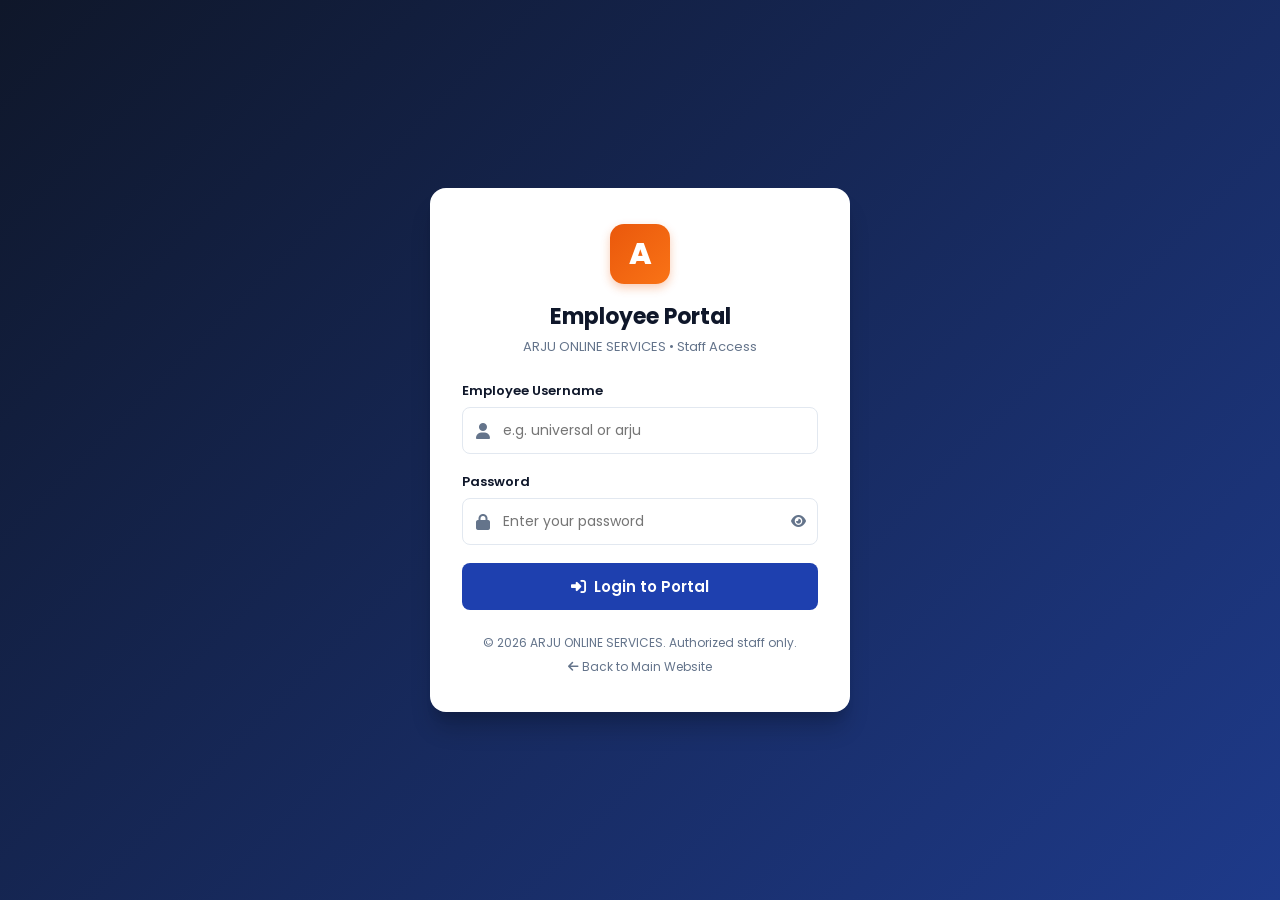
<file: admin/login.html>
<!DOCTYPE html>
<html lang="en">
<head>
  <meta charset="UTF-8" />
  <meta name="viewport" content="width=device-width, initial-scale=1.0" />
  <title>Employee Login | ARJU ONLINE SERVICES Admin</title>
  <link rel="stylesheet" href="admin.css" />
  <link rel="stylesheet" href="https://cdnjs.cloudflare.com/ajax/libs/font-awesome/6.5.1/css/all.min.css" />
  <link href="https://fonts.googleapis.com/css2?family=Poppins:wght@300;400;500;600;700;800&display=swap" rel="stylesheet" />
</head>
<body class="login-body">

  <div class="login-card">
    <div class="login-logo">A</div>
    <h2 class="login-title">Employee Portal</h2>
    <p class="login-subtitle">ARJU ONLINE SERVICES &bull; Staff Access</p>

    <div id="loginAlert" class="login-alert"></div>

    <form id="loginForm" class="login-form">
      <div class="form-group">
        <label for="username">Employee Username</label>
        <div class="input-with-icon">
          <i class="fas fa-user prefix"></i>
          <input type="text" id="username" name="username" placeholder="e.g. universal or arju" required autocomplete="username" />
        </div>
      </div>

      <div class="form-group">
        <label for="password">Password</label>
        <div class="input-with-icon">
          <i class="fas fa-lock prefix"></i>
          <input type="password" id="password" name="password" placeholder="Enter your password" required autocomplete="current-password" />
          <button type="button" id="togglePassword" class="btn-toggle-pw" aria-label="Toggle password visibility">
            <i class="fas fa-eye"></i>
          </button>
        </div>
      </div>

      <button type="submit" id="loginBtn" class="btn-login">
        <i class="fas fa-sign-in-alt"></i> Login to Portal
      </button>
    </form>

    <div class="login-footer">
      <p>&copy; 2026 ARJU ONLINE SERVICES. Authorized staff only.</p>
      <p style="margin-top: 6px;"><a href="../index.html" style="color: #64748b; text-decoration: none;"><i class="fas fa-arrow-left"></i> Back to Main Website</a></p>
    </div>
  </div>

  <script>
    const API_BASE = (window.location.hostname === 'localhost' || window.location.hostname === '127.0.0.1' || window.location.hostname.endsWith('.pages.dev') || window.location.hostname.endsWith('.workers.dev'))
      ? ''
      : 'https://arjuonlineservices.pages.dev';

    const loginForm = document.getElementById('loginForm');
    const loginBtn = document.getElementById('loginBtn');
    const loginAlert = document.getElementById('loginAlert');
    const togglePassword = document.getElementById('togglePassword');
    const passwordInput = document.getElementById('password');

    // Toggle password visibility
    togglePassword.addEventListener('click', () => {
      const type = passwordInput.getAttribute('type') === 'password' ? 'text' : 'password';
      passwordInput.setAttribute('type', type);
      const icon = togglePassword.querySelector('i');
      icon.classList.toggle('fa-eye');
      icon.classList.toggle('fa-eye-slash');
    });

    // Handle Login Submit
    loginForm.addEventListener('submit', async (e) => {
      e.preventDefault();
      loginAlert.className = 'login-alert';
      loginAlert.style.display = 'none';

      const username = document.getElementById('username').value.trim();
      const password = document.getElementById('password').value;

      loginBtn.disabled = true;
      loginBtn.innerHTML = '<i class="fas fa-spinner fa-spin"></i> Authenticating...';

      try {
        const res = await fetch(`${API_BASE}/api/admin/login`, {
          method: 'POST',
          headers: { 'Content-Type': 'application/json' },
          body: JSON.stringify({ username, password })
        });

        const data = await res.json();

        if (data.success) {
          loginAlert.className = 'login-alert success';
          loginAlert.innerHTML = '<i class="fas fa-check-circle"></i> Login successful! Redirecting...';
          loginAlert.style.display = 'block';

          // Store token in localStorage as fallback
          if (data.token) {
            localStorage.setItem('aos_token', data.token);
            localStorage.setItem('aos_user', JSON.stringify(data.user));
          }

          setTimeout(() => {
            window.location.href = './';
          }, 800);
        } else {
          loginAlert.className = 'login-alert error';
          loginAlert.innerHTML = '<i class="fas fa-exclamation-circle"></i> ' + (data.error || 'Invalid credentials');
          loginAlert.style.display = 'block';
          loginBtn.disabled = false;
          loginBtn.innerHTML = '<i class="fas fa-sign-in-alt"></i> Login to Portal';
        }
      } catch (err) {
        loginAlert.className = 'login-alert error';
        loginAlert.innerHTML = '<i class="fas fa-exclamation-triangle"></i> Network error. Please try again.';
        loginAlert.style.display = 'block';
        loginBtn.disabled = false;
        loginBtn.innerHTML = '<i class="fas fa-sign-in-alt"></i> Login to Portal';
      }
    });

    // Check if already logged in
    async function checkAuth() {
      const token = localStorage.getItem('aos_token');
      try {
        const res = await fetch(`${API_BASE}/api/admin/me`, {
          headers: token ? { 'Authorization': `Bearer ${token}` } : {}
        });
        if (res.ok) {
          window.location.href = './';
        }
      } catch(e) {}
    }
    checkAuth();
  </script>
</body>
</html>
</file>
<file: styles.css>
/* ============ RESET & BASE ============ */
*, *::before, *::after { box-sizing: border-box; margin: 0; padding: 0; }

:root {
  --primary: #1e40af;
  --primary-dark: #1e3a8a;
  --primary-light: #3b82f6;
  --accent: #f97316;
  --accent-dark: #ea580c;
  --success: #10b981;
  --danger: #ef4444;
  --dark: #0f172a;
  --gray-900: #1e293b;
  --gray-700: #334155;
  --gray-500: #64748b;
  --gray-300: #cbd5e1;
  --gray-100: #f1f5f9;
  --gray-50: #f8fafc;
  --white: #ffffff;
  --gradient: linear-gradient(135deg, #1e40af 0%, #3b82f6 50%, #f97316 100%);
  --gradient-soft: linear-gradient(135deg, #eff6ff 0%, #fff7ed 100%);
  --shadow-sm: 0 1px 3px rgba(0,0,0,0.08);
  --shadow: 0 4px 12px rgba(0,0,0,0.08);
  --shadow-lg: 0 12px 32px rgba(0,0,0,0.12);
  --shadow-xl: 0 20px 50px rgba(0,0,0,0.18);
  --radius: 12px;
  --radius-lg: 20px;
  --transition: all 0.3s cubic-bezier(0.4, 0, 0.2, 1);
}

html { scroll-behavior: smooth; }

body {
  font-family: 'Poppins', 'Hind Siliguri', -apple-system, BlinkMacSystemFont, sans-serif;
  color: var(--gray-700);
  line-height: 1.6;
  background: var(--white);
  overflow-x: hidden;
}

img { max-width: 100%; display: block; }
a { text-decoration: none; color: inherit; }
ul { list-style: none; }
button { cursor: pointer; border: none; background: none; font-family: inherit; }

.container { max-width: 1200px; margin: 0 auto; padding: 0 20px; }

/* ============ TOP BAR ============ */
.top-bar {
  background: var(--dark);
  color: var(--white);
  font-size: 13px;
  padding: 8px 0;
}
.top-bar-inner { display: flex; justify-content: space-between; align-items: center; flex-wrap: wrap; gap: 10px; }
.top-left, .top-right { display: flex; gap: 20px; align-items: center; flex-wrap: wrap; }
.top-bar i { color: var(--accent); margin-right: 6px; }

/* ============ HEADER ============ */
.header {
  background: var(--white);
  box-shadow: var(--shadow-sm);
  position: sticky;
  top: 0;
  z-index: 1000;
  transition: var(--transition);
}
.header.scrolled { box-shadow: var(--shadow); }
.nav-container { display: flex; justify-content: space-between; align-items: center; padding: 15px 20px; }

.logo { display: flex; align-items: center; gap: 12px; }
.logo-icon {
  width: 48px; height: 48px;
  background: var(--gradient);
  color: var(--white);
  border-radius: 12px;
  display: flex; align-items: center; justify-content: center;
  font-weight: 800; font-size: 24px;
  box-shadow: 0 4px 12px rgba(30,64,175,0.3);
}
.logo-text h1 { font-size: 18px; font-weight: 800; color: var(--dark); line-height: 1; letter-spacing: -0.5px; }
.logo-text p { font-size: 11px; font-weight: 600; color: var(--accent); letter-spacing: 2px; margin-top: 2px; }

.nav-list { display: flex; gap: 8px; align-items: center; }
.nav-list a {
  padding: 8px 16px;
  font-weight: 500;
  color: var(--gray-700);
  border-radius: 8px;
  transition: var(--transition);
  font-size: 15px;
}
.nav-list a:hover, .nav-list a.active { color: var(--primary); background: var(--gray-100); }

.menu-toggle { display: none; font-size: 24px; color: var(--dark); }

/* ============ BUTTONS ============ */
.btn {
  display: inline-flex; align-items: center; gap: 8px;
  padding: 12px 24px;
  border-radius: 10px;
  font-weight: 600;
  font-size: 15px;
  transition: var(--transition);
  cursor: pointer;
  border: 2px solid transparent;
  text-align: center;
  justify-content: center;
}
.btn-primary { background: var(--gradient); color: var(--white); box-shadow: 0 4px 12px rgba(30,64,175,0.3); }
.btn-primary:hover { transform: translateY(-2px); box-shadow: 0 8px 20px rgba(30,64,175,0.4); }
.btn-outline { border-color: var(--primary); color: var(--primary); background: var(--white); }
.btn-outline:hover { background: var(--primary); color: var(--white); }
.btn-light { background: var(--white); color: var(--primary); }
.btn-light:hover { transform: translateY(-2px); box-shadow: var(--shadow-lg); }
.btn-outline-light { border-color: var(--white); color: var(--white); }
.btn-outline-light:hover { background: var(--white); color: var(--primary); }
.btn-whatsapp { background: #25D366; color: var(--white); }
.btn-whatsapp:hover { background: #1ebe5a; transform: translateY(-2px); }
.btn-lg { padding: 16px 32px; font-size: 16px; }
.btn-block { width: 100%; }

/* ============ HERO ============ */
.hero {
  position: relative;
  padding: 80px 0 100px;
  overflow: hidden;
  background: var(--gradient-soft);
}
.hero-bg {
  position: absolute; inset: 0;
  background: radial-gradient(circle at 20% 30%, rgba(30,64,175,0.08) 0%, transparent 50%),
              radial-gradient(circle at 80% 70%, rgba(249,115,22,0.08) 0%, transparent 50%);
}
.hero-content { display: grid; grid-template-columns: 1.2fr 1fr; gap: 60px; align-items: center; position: relative; }
.hero-badge {
  display: inline-flex; align-items: center; gap: 8px;
  background: var(--white);
  padding: 8px 16px;
  border-radius: 100px;
  font-size: 13px;
  font-weight: 600;
  color: var(--primary);
  box-shadow: var(--shadow);
  margin-bottom: 20px;
}
.hero-badge i { color: var(--accent); }
.hero-title { font-size: clamp(32px, 5vw, 54px); font-weight: 800; color: var(--dark); line-height: 1.1; margin-bottom: 20px; letter-spacing: -1px; }
.text-gradient { background: var(--gradient); -webkit-background-clip: text; -webkit-text-fill-color: transparent; background-clip: text; }
.hero-desc { font-size: 17px; color: var(--gray-500); margin-bottom: 32px; max-width: 540px; }
.hero-buttons { display: flex; gap: 16px; flex-wrap: wrap; margin-bottom: 48px; }
.hero-stats { display: flex; gap: 40px; flex-wrap: wrap; }
.stat h3 { font-size: 32px; font-weight: 800; color: var(--primary); line-height: 1; }
.stat p { font-size: 13px; color: var(--gray-500); margin-top: 4px; }

.hero-image { position: relative; height: 420px; }
.hero-card {
  position: absolute;
  background: var(--white);
  padding: 16px 20px;
  border-radius: 16px;
  box-shadow: var(--shadow-lg);
  display: flex; align-items: center; gap: 12px;
  font-weight: 600;
  color: var(--dark);
  animation: float 3s ease-in-out infinite;
}
.hero-card i { font-size: 24px; }
.card-1 { top: 10%; left: 10%; animation-delay: 0s; }
.card-1 i { color: #f97316; }
.card-2 { top: 30%; right: 5%; animation-delay: 0.5s; }
.card-2 i { color: #eab308; }
.card-3 { bottom: 30%; left: 5%; animation-delay: 1s; }
.card-3 i { color: #dc2626; }
.card-4 { bottom: 10%; right: 15%; animation-delay: 1.5s; }
.card-4 i { color: #16a34a; }
.card-5 { top: 55%; left: 40%; animation-delay: 2s; }
.card-5 i { color: #2563eb; }

@keyframes float { 0%,100% { transform: translateY(0); } 50% { transform: translateY(-12px); } }

/* ============ MARQUEE ============ */
.marquee {
  background: var(--primary);
  color: var(--white);
  padding: 14px 0;
  overflow: hidden;
  white-space: nowrap;
}
.marquee-content { display: inline-block; animation: scroll 30s linear infinite; font-weight: 500; font-size: 14px; }
.marquee-content span { margin: 0 20px; }
@keyframes scroll { 0% { transform: translateX(0); } 100% { transform: translateX(-50%); } }

/* ============ SECTIONS ============ */
.section { padding: 80px 0; }
.section-alt { background: var(--gray-50); }
.section-header { text-align: center; max-width: 700px; margin: 0 auto 60px; }
.section-tag {
  display: inline-block;
  background: rgba(30,64,175,0.1);
  color: var(--primary);
  padding: 6px 16px;
  border-radius: 100px;
  font-size: 12px;
  font-weight: 700;
  letter-spacing: 1.5px;
  margin-bottom: 16px;
}
.section-title { font-size: clamp(28px, 4vw, 42px); font-weight: 800; color: var(--dark); margin-bottom: 16px; letter-spacing: -0.5px; }
.section-desc { color: var(--gray-500); font-size: 17px; }
.center-action { text-align: center; margin-top: 50px; }

/* ============ SERVICE CARDS (Home) ============ */
.services-grid { display: grid; grid-template-columns: repeat(auto-fit, minmax(280px, 1fr)); gap: 24px; }
.service-card {
  background: var(--white);
  padding: 32px 24px;
  border-radius: var(--radius-lg);
  box-shadow: var(--shadow);
  transition: var(--transition);
  border: 1px solid var(--gray-100);
  position: relative;
  overflow: hidden;
}
.service-card::before {
  content: '';
  position: absolute;
  top: 0; left: 0; right: 0; height: 3px;
  background: var(--gradient);
  transform: scaleX(0);
  transform-origin: left;
  transition: transform 0.4s ease;
}
.service-card:hover { transform: translateY(-8px); box-shadow: var(--shadow-xl); }
.service-card:hover::before { transform: scaleX(1); }
.service-icon {
  width: 64px; height: 64px;
  border-radius: 16px;
  display: flex; align-items: center; justify-content: center;
  font-size: 26px;
  color: var(--white);
  margin-bottom: 20px;
  box-shadow: var(--shadow);
}
.service-card h3 { font-size: 20px; font-weight: 700; color: var(--dark); margin-bottom: 10px; }
.service-card p { color: var(--gray-500); font-size: 14px; margin-bottom: 16px; }
.service-link { color: var(--primary); font-weight: 600; font-size: 14px; display: inline-flex; align-items: center; gap: 6px; transition: var(--transition); }
.service-link:hover { gap: 10px; }

/* ============ FEATURES ============ */
.features-grid { display: grid; grid-template-columns: repeat(auto-fit, minmax(240px, 1fr)); gap: 30px; }
.feature { text-align: center; padding: 20px; }
.feature-icon {
  width: 80px; height: 80px;
  background: var(--gradient);
  border-radius: 20px;
  display: flex; align-items: center; justify-content: center;
  font-size: 32px;
  color: var(--white);
  margin: 0 auto 20px;
  box-shadow: 0 8px 20px rgba(30,64,175,0.3);
}
.feature h3 { font-size: 20px; font-weight: 700; color: var(--dark); margin-bottom: 10px; }
.feature p { color: var(--gray-500); font-size: 14px; }

/* ============ CTA ============ */
.cta-section {
  background: var(--gradient);
  padding: 80px 0;
  text-align: center;
  color: var(--white);
  position: relative;
  overflow: hidden;
}
.cta-section::before {
  content: '';
  position: absolute;
  top: -50%; left: -50%;
  width: 200%; height: 200%;
  background: radial-gradient(circle, rgba(255,255,255,0.1) 0%, transparent 50%);
}
.cta-content { position: relative; }
.cta-content h2 { font-size: clamp(28px, 4vw, 42px); font-weight: 800; margin-bottom: 16px; }
.cta-content p { font-size: 17px; margin-bottom: 32px; opacity: 0.95; }
.cta-buttons { display: flex; gap: 16px; justify-content: center; flex-wrap: wrap; }

/* ============ PAGE HEADER ============ */
.page-header {
  background: var(--gradient);
  color: var(--white);
  padding: 80px 0 60px;
  text-align: center;
  position: relative;
  overflow: hidden;
}
.page-header::before {
  content: '';
  position: absolute; inset: 0;
  background: radial-gradient(circle at 30% 50%, rgba(255,255,255,0.15) 0%, transparent 50%);
}
.page-header h1 { font-size: clamp(32px, 5vw, 48px); font-weight: 800; margin-bottom: 12px; position: relative; }
.page-header p { font-size: 17px; opacity: 0.95; position: relative; }
.breadcrumb { margin-top: 20px; font-size: 14px; position: relative; }
.breadcrumb a { color: var(--white); opacity: 0.9; }
.breadcrumb a:hover { opacity: 1; text-decoration: underline; }
.breadcrumb i { margin: 0 8px; font-size: 10px; }

/* ============ SERVICES FULL GRID ============ */
.filter-bar {
  display: flex; gap: 10px; flex-wrap: wrap;
  justify-content: center;
  margin-bottom: 40px;
}
.filter-btn {
  padding: 10px 20px;
  background: var(--white);
  color: var(--gray-700);
  border: 2px solid var(--gray-100);
  border-radius: 100px;
  font-weight: 600;
  font-size: 14px;
  transition: var(--transition);
}
.filter-btn:hover { border-color: var(--primary); color: var(--primary); }
.filter-btn.active { background: var(--primary); color: var(--white); border-color: var(--primary); }

.services-full-grid { display: grid; grid-template-columns: repeat(auto-fill, minmax(260px, 1fr)); gap: 20px; }
.service-card-full {
  background: var(--white);
  padding: 24px;
  border-radius: var(--radius);
  box-shadow: var(--shadow);
  transition: var(--transition);
  border: 1px solid var(--gray-100);
  position: relative;
}
.service-card-full:hover { transform: translateY(-5px); box-shadow: var(--shadow-lg); }
.service-card-full .service-icon {
  width: 56px; height: 56px;
  background: var(--gradient);
  font-size: 22px;
  margin-bottom: 16px;
}
.service-card-full h3 { font-size: 17px; font-weight: 700; color: var(--dark); margin-bottom: 8px; }
.service-card-full p { font-size: 13px; color: var(--gray-500); }
.service-tag {
  position: absolute;
  top: 16px; right: 16px;
  background: var(--accent);
  color: var(--white);
  padding: 4px 10px;
  border-radius: 100px;
  font-size: 10px;
  font-weight: 700;
  letter-spacing: 0.5px;
}

/* ============ ABOUT ============ */
.about-grid { display: grid; grid-template-columns: 1fr 1fr; gap: 60px; align-items: center; }
.about-img-box { position: relative; }
.about-visual {
  background: var(--gradient);
  border-radius: var(--radius-lg);
  padding: 25px 10px;
  text-align: center;
  color: var(--white);
  box-shadow: var(--shadow-xl);
}

.about-visual i { font-size: 80px; margin-bottom: 20px; opacity: 0.9; }
.about-visual h3 { font-size: 24px; font-weight: 700; }
.about-badge {
  position: absolute;
  bottom: -20px; right: -20px;
  background: var(--white);
  padding: 20px;
  border-radius: var(--radius);
  box-shadow: var(--shadow-xl);
  display: flex; align-items: center; gap: 12px;
}
.about-badge i { font-size: 32px; color: var(--accent); }
.about-badge h4 { font-size: 20px; font-weight: 800; color: var(--dark); }
.about-badge p { font-size: 12px; color: var(--gray-500); }
.about-content .section-title { text-align: left; }
.about-content p { margin-bottom: 16px; color: var(--gray-700); }
.about-checklist { display: grid; grid-template-columns: 1fr 1fr; gap: 12px; margin-top: 24px; }
.about-checklist div { display: flex; align-items: center; gap: 10px; font-weight: 500; color: var(--dark); }
.about-checklist i { color: var(--success); font-size: 18px; }

.values-grid { display: grid; grid-template-columns: repeat(auto-fit, minmax(220px, 1fr)); gap: 24px; }
.value-card {
  background: var(--white);
  padding: 32px 24px;
  border-radius: var(--radius-lg);
  text-align: center;
  box-shadow: var(--shadow);
  transition: var(--transition);
}
.value-card:hover { transform: translateY(-5px); box-shadow: var(--shadow-lg); }
.value-icon {
  width: 70px; height: 70px;
  background: var(--gradient-soft);
  border-radius: 20px;
  display: flex; align-items: center; justify-content: center;
  font-size: 28px;
  color: var(--primary);
  margin: 0 auto 20px;
}
.value-card h3 { font-size: 18px; font-weight: 700; color: var(--dark); margin-bottom: 10px; }
.value-card p { font-size: 14px; color: var(--gray-500); }

.testimonials-grid { display: grid; grid-template-columns: repeat(auto-fit, minmax(280px, 1fr)); gap: 24px; }
.testimonial {
  background: var(--white);
  padding: 32px;
  border-radius: var(--radius-lg);
  box-shadow: var(--shadow);
  transition: var(--transition);
}
.testimonial:hover { transform: translateY(-5px); box-shadow: var(--shadow-lg); }
.stars { color: #fbbf24; margin-bottom: 16px; }
.stars i { margin-right: 2px; }
.testimonial p { color: var(--gray-700); font-style: italic; margin-bottom: 20px; }
.testimonial-author { display: flex; align-items: center; gap: 12px; }
.author-avatar {
  width: 48px; height: 48px;
  background: var(--gradient);
  color: var(--white);
  border-radius: 50%;
  display: flex; align-items: center; justify-content: center;
  font-weight: 700;
  font-size: 18px;
}
.testimonial-author h4 { font-size: 15px; font-weight: 700; color: var(--dark); }
.testimonial-author p { font-size: 13px; color: var(--gray-500); font-style: normal; }

/* ============ CONTACT ============ */
.contact-grid { display: grid; grid-template-columns: 1fr 1.2fr; gap: 40px; }
.contact-info h2, .contact-form-wrap h2 { font-size: 28px; font-weight: 800; color: var(--dark); margin-bottom: 16px; }
.contact-info > p { color: var(--gray-500); margin-bottom: 32px; }
.info-card {
  display: flex; gap: 16px;
  padding: 20px;
  background: var(--white);
  border-radius: var(--radius);
  box-shadow: var(--shadow);
  margin-bottom: 16px;
  transition: var(--transition);
}
.info-card:hover { transform: translateX(5px); box-shadow: var(--shadow-lg); }
.info-icon {
  width: 48px; height: 48px;
  background: var(--gradient);
  color: var(--white);
  border-radius: 12px;
  display: flex; align-items: center; justify-content: center;
  font-size: 18px;
  flex-shrink: 0;
}
.info-card h4 { font-size: 15px; font-weight: 700; color: var(--dark); margin-bottom: 4px; }
.info-card p { font-size: 14px; color: var(--gray-500); line-height: 1.5; }

.contact-form-wrap {
  background: var(--white);
  padding: 40px;
  border-radius: var(--radius-lg);
  box-shadow: var(--shadow-lg);
}

/* ============ FORMS ============ */
.form-row { display: grid; grid-template-columns: 1fr 1fr; gap: 16px; }
.form-group { margin-bottom: 20px; }
.form-group label { display: block; font-weight: 600; color: var(--dark); margin-bottom: 8px; font-size: 14px; }
.form-group input, .form-group select, .form-group textarea {
  width: 100%;
  padding: 12px 16px;
  border: 2px solid var(--gray-100);
  border-radius: 10px;
  font-family: inherit;
  font-size: 15px;
  color: var(--dark);
  background: var(--white);
  transition: var(--transition);
}
.form-group input:focus, .form-group select:focus, .form-group textarea:focus {
  outline: none;
  border-color: var(--primary);
  box-shadow: 0 0 0 4px rgba(30,64,175,0.1);
}
.form-group textarea { resize: vertical; min-height: 100px; }
.form-check { display: flex; gap: 10px; align-items: flex-start; margin-bottom: 20px; font-size: 13px; color: var(--gray-500); }
.form-check input { margin-top: 3px; accent-color: var(--primary); }

/* ============ APPLY PAGE ============ */
.apply-wrapper { display: grid; grid-template-columns: 1fr 1.4fr; gap: 40px; align-items: start; }
.apply-info {
  background: var(--gradient);
  color: var(--white);
  padding: 40px;
  border-radius: var(--radius-lg);
  position: sticky;
  top: 100px;
}
.apply-info h2 { font-size: 28px; font-weight: 800; margin-bottom: 30px; }
.step { display: flex; gap: 16px; margin-bottom: 24px; }
.step-num {
  width: 40px; height: 40px;
  background: rgba(255,255,255,0.2);
  border-radius: 50%;
  display: flex; align-items: center; justify-content: center;
  font-weight: 800;
  flex-shrink: 0;
}
.step h4 { font-size: 16px; font-weight: 700; margin-bottom: 4px; }
.step p { font-size: 13px; opacity: 0.9; }
.apply-help { margin-top: 30px; padding-top: 30px; border-top: 1px solid rgba(255,255,255,0.2); }
.apply-help h4 { font-size: 18px; font-weight: 700; margin-bottom: 10px; display: flex; align-items: center; gap: 8px; }
.apply-help p { font-size: 14px; opacity: 0.9; margin-bottom: 16px; }
.apply-help .btn { margin-bottom: 10px; }

.apply-form-wrap {
  background: var(--white);
  padding: 40px;
  border-radius: var(--radius-lg);
  box-shadow: var(--shadow-lg);
}
.apply-form-wrap h2 { font-size: 28px; font-weight: 800; color: var(--dark); margin-bottom: 24px; }

/* ============ MAP ============ */
.map-container { width: 100%; }
.map-container iframe { display: block; width: 100%; }

/* ============ FOOTER ============ */
.footer { background: var(--dark); color: var(--gray-300); padding: 60px 0 0; }
.footer-grid { display: grid; grid-template-columns: 1.5fr 1fr 1fr 1.3fr; gap: 40px; margin-bottom: 40px; }
.footer-logo { display: flex; align-items: center; gap: 12px; margin-bottom: 16px; }
.footer-logo .logo-text h1 { color: var(--white); }
.footer-about { font-size: 14px; line-height: 1.7; margin-bottom: 20px; }
.social-links { display: flex; gap: 10px; }
.social-links a {
  width: 38px; height: 38px;
  background: rgba(255,255,255,0.1);
  border-radius: 50%;
  display: flex; align-items: center; justify-content: center;
  transition: var(--transition);
}
.social-links a:hover { background: var(--gradient); transform: translateY(-3px); }
.footer-col h4 { color: var(--white); font-size: 16px; font-weight: 700; margin-bottom: 20px; position: relative; padding-bottom: 10px; }
.footer-col h4::after { content: ''; position: absolute; bottom: 0; left: 0; width: 30px; height: 2px; background: var(--accent); }
.footer-col ul li { margin-bottom: 10px; }
.footer-col ul a { font-size: 14px; transition: var(--transition); }
.footer-col ul a:hover { color: var(--accent); padding-left: 5px; }
.contact-list li { display: flex; gap: 12px; font-size: 14px; align-items: flex-start; }
.contact-list i { color: var(--accent); margin-top: 4px; flex-shrink: 0; }
.footer-bottom {
  border-top: 1px solid rgba(255,255,255,0.1);
  padding: 20px 0;
  text-align: center;
  font-size: 13px;
  display: flex; justify-content: space-between; flex-wrap: wrap; gap: 10px;
}

/* ============ WHATSAPP FLOAT ============ */
.whatsapp-float {
  position: fixed;
  bottom: 24px; right: 24px;
  width: 56px; height: 56px;
  background: #25D366;
  color: var(--white);
  border-radius: 50%;
  display: flex; align-items: center; justify-content: center;
  font-size: 28px;
  box-shadow: 0 6px 20px rgba(37,211,102,0.4);
  z-index: 999;
  transition: var(--transition);
  animation: pulse 2s infinite;
}
.whatsapp-float:hover { transform: scale(1.1); }
@keyframes pulse {
  0%, 100% { box-shadow: 0 6px 20px rgba(37,211,102,0.4); }
  50% { box-shadow: 0 6px 20px rgba(37,211,102,0.4), 0 0 0 15px rgba(37,211,102,0); }
}

/* ============ UTILITIES ============ */
.hide-mobile { display: inline; }

/* ============ RESPONSIVE ============ */
@media (max-width: 968px) {
  .hero-content, .about-grid, .contact-grid, .apply-wrapper { grid-template-columns: 1fr; gap: 40px; }
  .hero-image { height: 300px; }
  .footer-grid { grid-template-columns: 1fr 1fr; }
  .about-info { position: static; }
}

@media (max-width: 768px) {
  .hide-mobile { display: none !important; }
  .menu-toggle { display: block; }
  .nav { 
    position: fixed;
    top: 78px; left: 0; right: 0;
    background: var(--white);
    box-shadow: var(--shadow-lg);
    max-height: 0;
    overflow: hidden;
    transition: max-height 0.3s ease;
  }
  .nav.open { max-height: 400px; }
  .nav-list { flex-direction: column; padding: 20px; gap: 4px; }
  .nav-list a { display: block; padding: 12px 16px; }
  .nav-cta { display: none; }
  .hero { padding: 50px 0 70px; }
  .hero-title { font-size: 32px; }
  .hero-stats { gap: 24px; }
  .stat h3 { font-size: 24px; }
  .section { padding: 60px 0; }
  .form-row { grid-template-columns: 1fr; }
  .footer-grid { grid-template-columns: 1fr; gap: 30px; }
  .footer-bottom { flex-direction: column; text-align: center; }
  .contact-form-wrap, .apply-form-wrap, .apply-info { padding: 24px; }
  .about-badge { position: static; margin-top: 20px; display: inline-flex; }
  .about-checklist { grid-template-columns: 1fr; }
  .whatsapp-float { width: 50px; height: 50px; font-size: 24px; bottom: 16px; right: 16px; }
}

@media (max-width: 480px) {
  .hero-buttons { flex-direction: column; }
  .hero-buttons .btn { width: 100%; }
  .top-bar-inner { justify-content: center; text-align: center; }
  .top-left, .top-right { justify-content: center; }
  .cta-buttons { flex-direction: column; }
  .cta-buttons .btn { width: 100%; max-width: 300px; }
}
</file>
<file: admin/admin.css>
/* =========================================================
   ARJU ONLINE SERVICES - Admin Panel Styling
   ========================================================= */

:root {
  --primary: #1e40af;
  --primary-dark: #1e3a8a;
  --primary-light: #3b82f6;
  --accent: #ea580c;
  --accent-light: #f97316;
  --success: #16a34a;
  --success-bg: #dcfce7;
  --warning: #d97706;
  --warning-bg: #fef3c7;
  --danger: #dc2626;
  --danger-bg: #fee2e2;
  --info: #0284c7;
  --info-bg: #e0f2fe;
  --bg: #f1f5f9;
  --card-bg: #ffffff;
  --text-main: #0f172a;
  --text-muted: #64748b;
  --border: #e2e8f0;
  --shadow-sm: 0 1px 2px 0 rgb(0 0 0 / 0.05);
  --shadow: 0 4px 6px -1px rgb(0 0 0 / 0.1), 0 2px 4px -2px rgb(0 0 0 / 0.1);
  --shadow-lg: 0 10px 15px -3px rgb(0 0 0 / 0.1), 0 4px 6px -4px rgb(0 0 0 / 0.1);
  --radius: 12px;
  --radius-sm: 8px;
}

* {
  margin: 0;
  padding: 0;
  box-sizing: border-box;
  font-family: 'Poppins', -apple-system, BlinkMacSystemFont, 'Segoe UI', Roboto, sans-serif;
}

body {
  background-color: var(--bg);
  color: var(--text-main);
  min-height: 100vh;
  display: flex;
  flex-direction: column;
}

/* ================= Top Bar / Header ================= */
.admin-header {
  background: var(--primary-dark);
  color: white;
  padding: 14px 24px;
  display: flex;
  align-items: center;
  justify-content: space-between;
  box-shadow: var(--shadow);
  position: sticky;
  top: 0;
  z-index: 100;
}

.brand-wrap {
  display: flex;
  align-items: center;
  gap: 12px;
}

.brand-icon {
  width: 40px;
  height: 40px;
  background: linear-gradient(135deg, var(--accent), var(--accent-light));
  color: white;
  border-radius: 10px;
  display: flex;
  align-items: center;
  justify-content: center;
  font-size: 20px;
  font-weight: 800;
  box-shadow: 0 2px 4px rgba(0,0,0,0.2);
}

.brand-info h1 {
  font-size: 17px;
  font-weight: 700;
  letter-spacing: 0.5px;
  line-height: 1.2;
}

.brand-info span {
  font-size: 11px;
  color: #93c5fd;
  text-transform: uppercase;
  letter-spacing: 1px;
  font-weight: 600;
}

.header-right {
  display: flex;
  align-items: center;
  gap: 16px;
}

.user-badge {
  background: rgba(255, 255, 255, 0.12);
  border: 1px solid rgba(255, 255, 255, 0.2);
  padding: 6px 14px;
  border-radius: 30px;
  font-size: 13px;
  font-weight: 500;
  display: flex;
  align-items: center;
  gap: 8px;
}

.user-badge i {
  color: var(--accent-light);
}

.btn-header {
  background: rgba(255, 255, 255, 0.15);
  color: white;
  border: 1px solid rgba(255, 255, 255, 0.25);
  padding: 8px 14px;
  border-radius: var(--radius-sm);
  font-size: 13px;
  font-weight: 600;
  cursor: pointer;
  display: flex;
  align-items: center;
  gap: 6px;
  transition: all 0.2s;
  text-decoration: none;
}

.btn-header:hover {
  background: rgba(255, 255, 255, 0.25);
}

.btn-logout {
  background: #dc2626;
  border: none;
}

.btn-logout:hover {
  background: #b91c1c;
}

/* ================= Main Container ================= */
.admin-main {
  max-width: 1400px;
  width: 100%;
  margin: 0 auto;
  padding: 24px 20px;
  flex: 1;
}

/* ================= Stats KPI Grid ================= */
.stats-grid {
  display: grid;
  grid-template-columns: repeat(auto-fit, minmax(210px, 1fr));
  gap: 16px;
  margin-bottom: 24px;
}

.stat-card {
  background: var(--card-bg);
  border-radius: var(--radius);
  padding: 18px 20px;
  box-shadow: var(--shadow-sm);
  border: 1px solid var(--border);
  display: flex;
  align-items: center;
  justify-content: space-between;
  transition: transform 0.2s, box-shadow 0.2s;
}

.stat-card:hover {
  transform: translateY(-2px);
  box-shadow: var(--shadow);
}

.stat-info span {
  font-size: 13px;
  color: var(--text-muted);
  font-weight: 500;
}

.stat-info h2 {
  font-size: 26px;
  font-weight: 700;
  color: var(--text-main);
  margin-top: 4px;
}

.stat-icon {
  width: 48px;
  height: 48px;
  border-radius: 12px;
  display: flex;
  align-items: center;
  justify-content: center;
  font-size: 20px;
}

.stat-icon.total { background: #e0e7ff; color: #4338ca; }
.stat-icon.pending { background: var(--warning-bg); color: var(--warning); }
.stat-icon.progress { background: var(--info-bg); color: var(--info); }
.stat-icon.completed { background: var(--success-bg); color: var(--success); }
.stat-icon.today { background: #ffedd5; color: #c2410c; }

/* ================= Navigation Tabs ================= */
.tab-nav {
  display: flex;
  gap: 8px;
  margin-bottom: 20px;
  border-bottom: 2px solid var(--border);
  padding-bottom: 4px;
}

.tab-btn {
  background: transparent;
  border: none;
  padding: 10px 18px;
  font-size: 14px;
  font-weight: 600;
  color: var(--text-muted);
  cursor: pointer;
  border-radius: var(--radius-sm);
  display: flex;
  align-items: center;
  gap: 8px;
  transition: all 0.2s;
}

.tab-btn:hover {
  color: var(--primary);
  background: rgba(30, 64, 175, 0.05);
}

.tab-btn.active {
  color: var(--primary);
  background: white;
  box-shadow: var(--shadow-sm);
  border-bottom: 3px solid var(--primary);
}

/* ================= Toolbar / Filters ================= */
.toolbar-card {
  background: var(--card-bg);
  border-radius: var(--radius);
  padding: 16px 20px;
  box-shadow: var(--shadow-sm);
  border: 1px solid var(--border);
  margin-bottom: 20px;
  display: flex;
  flex-wrap: wrap;
  align-items: center;
  justify-content: space-between;
  gap: 14px;
}

.search-wrap {
  position: relative;
  flex: 1;
  min-width: 250px;
}

.search-wrap i {
  position: absolute;
  left: 14px;
  top: 50%;
  transform: translateY(-50%);
  color: var(--text-muted);
}

.search-input {
  width: 100%;
  padding: 10px 14px 10px 38px;
  border: 1px solid var(--border);
  border-radius: var(--radius-sm);
  font-size: 14px;
  outline: none;
  transition: border-color 0.2s;
}

.search-input:focus {
  border-color: var(--primary-light);
  box-shadow: 0 0 0 3px rgba(59, 130, 246, 0.15);
}

.filter-group {
  display: flex;
  align-items: center;
  gap: 10px;
  flex-wrap: wrap;
}

.filter-select {
  padding: 9px 12px;
  border: 1px solid var(--border);
  border-radius: var(--radius-sm);
  font-size: 13px;
  font-weight: 500;
  outline: none;
  background-color: white;
  color: var(--text-main);
  cursor: pointer;
}

.filter-select:focus {
  border-color: var(--primary-light);
}

.btn-action {
  background: var(--primary);
  color: white;
  border: none;
  padding: 9px 16px;
  border-radius: var(--radius-sm);
  font-size: 13px;
  font-weight: 600;
  cursor: pointer;
  display: inline-flex;
  align-items: center;
  gap: 6px;
  transition: all 0.2s;
  text-decoration: none;
}

.btn-action:hover {
  background: var(--primary-dark);
}

.btn-export {
  background: #059669;
}

.btn-export:hover {
  background: #047857;
}

/* ================= Content Table ================= */
.table-card {
  background: var(--card-bg);
  border-radius: var(--radius);
  box-shadow: var(--shadow-sm);
  border: 1px solid var(--border);
  overflow: hidden;
}

.table-responsive {
  width: 100%;
  overflow-x: auto;
}

table.admin-table {
  width: 100%;
  border-collapse: collapse;
  text-align: left;
  font-size: 13.5px;
}

table.admin-table th {
  background: #f8fafc;
  color: var(--text-muted);
  font-weight: 600;
  padding: 14px 16px;
  border-bottom: 1px solid var(--border);
  text-transform: uppercase;
  font-size: 11.5px;
  letter-spacing: 0.5px;
}

table.admin-table td {
  padding: 14px 16px;
  border-bottom: 1px solid var(--border);
  color: var(--text-main);
  vertical-align: middle;
}

table.admin-table tr:last-child td {
  border-bottom: none;
}

table.admin-table tr:hover {
  background: #f8fafc;
}

/* Badges */
.badge {
  display: inline-flex;
  align-items: center;
  gap: 4px;
  padding: 4px 10px;
  border-radius: 20px;
  font-size: 12px;
  font-weight: 600;
}

.badge-pending { background: var(--warning-bg); color: var(--warning); }
.badge-progress { background: var(--info-bg); color: var(--info); }
.badge-completed { background: var(--success-bg); color: var(--success); }
.badge-rejected { background: var(--danger-bg); color: var(--danger); }
.badge-service { background: #eff6ff; color: var(--primary); border: 1px solid #bfdbfe; }

.action-buttons {
  display: flex;
  align-items: center;
  gap: 6px;
}

.btn-icon {
  width: 32px;
  height: 32px;
  border-radius: 6px;
  border: 1px solid var(--border);
  background: white;
  color: var(--text-muted);
  display: flex;
  align-items: center;
  justify-content: center;
  cursor: pointer;
  transition: all 0.2s;
  text-decoration: none;
  font-size: 13px;
}

.btn-icon:hover {
  background: var(--primary);
  color: white;
  border-color: var(--primary);
}

.btn-icon.wa:hover {
  background: #22c55e;
  border-color: #22c55e;
  color: white;
}

.btn-icon.call:hover {
  background: #3b82f6;
  border-color: #3b82f6;
  color: white;
}

.btn-icon.del:hover {
  background: #ef4444;
  border-color: #ef4444;
  color: white;
}

/* Empty State & Loader */
.empty-state {
  text-align: center;
  padding: 48px 20px;
  color: var(--text-muted);
}

.empty-state i {
  font-size: 48px;
  margin-bottom: 12px;
  opacity: 0.5;
}

.empty-state p {
  font-size: 15px;
  font-weight: 500;
}

/* ================= Modal Drawer ================= */
.modal-overlay {
  position: fixed;
  inset: 0;
  background: rgba(15, 23, 42, 0.6);
  backdrop-filter: blur(4px);
  display: none;
  align-items: center;
  justify-content: center;
  z-index: 1000;
  padding: 16px;
}

.modal-overlay.open {
  display: flex;
}

.modal-content {
  background: white;
  border-radius: var(--radius);
  max-width: 650px;
  width: 100%;
  max-height: 90vh;
  overflow-y: auto;
  box-shadow: var(--shadow-lg);
  display: flex;
  flex-direction: column;
  animation: modalIn 0.25s ease;
}

@keyframes modalIn {
  from { opacity: 0; transform: scale(0.95) translateY(10px); }
  to { opacity: 1; transform: scale(1) translateY(0); }
}

.modal-header {
  padding: 18px 24px;
  background: #f8fafc;
  border-bottom: 1px solid var(--border);
  display: flex;
  align-items: center;
  justify-content: space-between;
}

.modal-header h3 {
  font-size: 17px;
  font-weight: 700;
  color: var(--text-main);
  display: flex;
  align-items: center;
  gap: 8px;
}

.modal-close {
  background: none;
  border: none;
  font-size: 20px;
  color: var(--text-muted);
  cursor: pointer;
}

.modal-body {
  padding: 24px;
  flex: 1;
}

.detail-grid {
  display: grid;
  grid-template-columns: 1fr 1fr;
  gap: 16px;
  margin-bottom: 20px;
}

.detail-item {
  display: flex;
  flex-direction: column;
}

.detail-item.full {
  grid-column: span 2;
}

.detail-label {
  font-size: 11.5px;
  font-weight: 600;
  color: var(--text-muted);
  text-transform: uppercase;
  letter-spacing: 0.5px;
  margin-bottom: 4px;
}

.detail-value {
  font-size: 14.5px;
  font-weight: 600;
  color: var(--text-main);
}

.form-group-admin {
  margin-top: 16px;
}

.form-group-admin label {
  display: block;
  font-size: 13px;
  font-weight: 600;
  margin-bottom: 6px;
  color: var(--text-main);
}

.admin-input, .admin-textarea, .admin-select {
  width: 100%;
  padding: 10px 14px;
  border: 1px solid var(--border);
  border-radius: var(--radius-sm);
  font-size: 13.5px;
  outline: none;
  font-family: inherit;
}

.admin-textarea {
  min-height: 80px;
  resize: vertical;
}

.modal-footer {
  padding: 16px 24px;
  background: #f8fafc;
  border-top: 1px solid var(--border);
  display: flex;
  align-items: center;
  justify-content: space-between;
  flex-wrap: wrap;
  gap: 10px;
}

.modal-actions-left {
  display: flex;
  gap: 8px;
}

.modal-actions-right {
  display: flex;
  gap: 8px;
}

/* ================= Login Page ================= */
.login-body {
  background: linear-gradient(135deg, #0f172a 0%, #1e3a8a 100%);
  min-height: 100vh;
  display: flex;
  align-items: center;
  justify-content: center;
  padding: 20px;
}

.login-card {
  background: white;
  border-radius: 16px;
  width: 100%;
  max-width: 420px;
  padding: 36px 32px;
  box-shadow: 0 20px 25px -5px rgba(0, 0, 0, 0.2), 0 10px 10px -5px rgba(0, 0, 0, 0.1);
  text-align: center;
}

.login-logo {
  width: 60px;
  height: 60px;
  background: linear-gradient(135deg, var(--accent), var(--accent-light));
  color: white;
  border-radius: 14px;
  margin: 0 auto 16px;
  display: flex;
  align-items: center;
  justify-content: center;
  font-size: 30px;
  font-weight: 800;
  box-shadow: 0 4px 10px rgba(234, 88, 12, 0.3);
}

.login-title {
  font-size: 22px;
  font-weight: 700;
  color: var(--text-main);
  margin-bottom: 4px;
}

.login-subtitle {
  font-size: 13px;
  color: var(--text-muted);
  margin-bottom: 24px;
}

.login-form {
  text-align: left;
}

.login-form .form-group {
  margin-bottom: 18px;
}

.login-form label {
  display: block;
  font-size: 13px;
  font-weight: 600;
  margin-bottom: 6px;
  color: var(--text-main);
}

.input-with-icon {
  position: relative;
}

.input-with-icon i.prefix {
  position: absolute;
  left: 14px;
  top: 50%;
  transform: translateY(-50%);
  color: var(--text-muted);
}

.input-with-icon input {
  width: 100%;
  padding: 12px 14px 12px 40px;
  border: 1px solid var(--border);
  border-radius: var(--radius-sm);
  font-size: 14px;
  outline: none;
  transition: all 0.2s;
}

.input-with-icon input:focus {
  border-color: var(--primary);
  box-shadow: 0 0 0 3px rgba(30, 64, 175, 0.15);
}

.btn-toggle-pw {
  position: absolute;
  right: 12px;
  top: 50%;
  transform: translateY(-50%);
  background: none;
  border: none;
  color: var(--text-muted);
  cursor: pointer;
}

.btn-login {
  width: 100%;
  padding: 12px;
  background: var(--primary);
  color: white;
  border: none;
  border-radius: var(--radius-sm);
  font-size: 15px;
  font-weight: 600;
  cursor: pointer;
  transition: background 0.2s;
  display: flex;
  align-items: center;
  justify-content: center;
  gap: 8px;
  margin-top: 8px;
}

.btn-login:hover {
  background: var(--primary-dark);
}

.btn-login:disabled {
  opacity: 0.7;
  cursor: not-allowed;
}

.login-alert {
  padding: 10px 14px;
  border-radius: var(--radius-sm);
  font-size: 13px;
  margin-bottom: 16px;
  display: none;
}

.login-alert.error {
  display: block;
  background: var(--danger-bg);
  color: var(--danger);
  border: 1px solid #fca5a5;
}

.login-alert.success {
  display: block;
  background: var(--success-bg);
  color: var(--success);
  border: 1px solid #86efac;
}

.login-footer {
  margin-top: 24px;
  font-size: 12px;
  color: var(--text-muted);
  text-align: center;
}

/* Responsive */
@media (max-width: 768px) {
  .admin-header {
    flex-direction: column;
    gap: 12px;
    align-items: flex-start;
  }
  .header-right {
    width: 100%;
    justify-content: space-between;
  }
  .toolbar-card {
    flex-direction: column;
    align-items: stretch;
  }
  .detail-grid {
    grid-template-columns: 1fr;
  }
  .detail-item.full {
    grid-column: span 1;
  }
}
</file>
